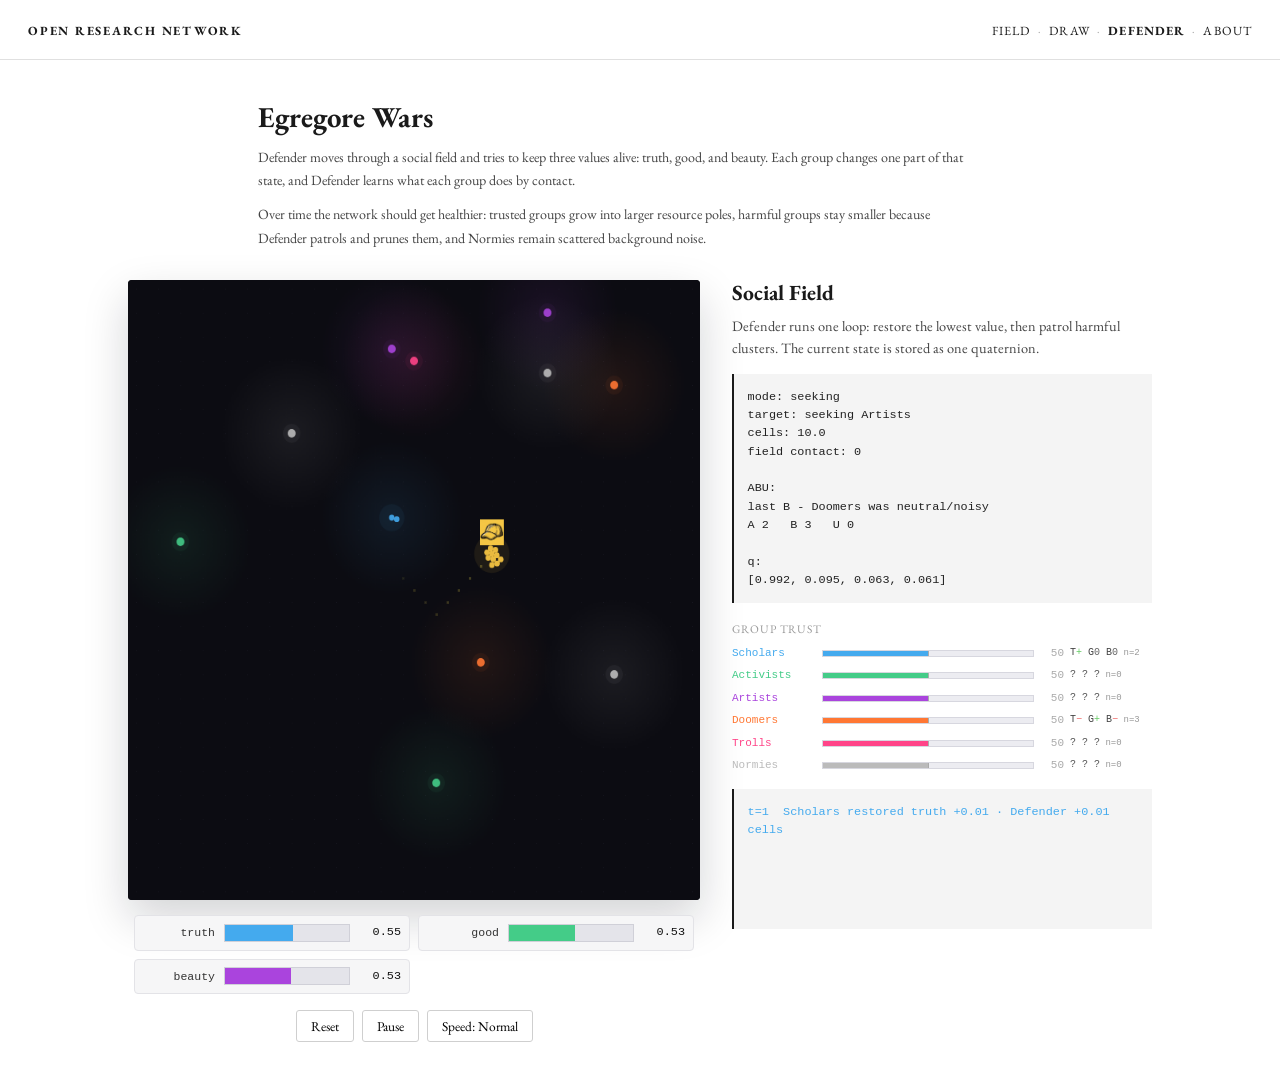
<file: defender-loop.html>
<!DOCTYPE html>
<html lang="en">
<head>
  <meta charset="utf-8" />
  <meta name="viewport" content="width=device-width, initial-scale=1.0" />
  <title>Open Research Network - Defender Patrol</title>
  <link rel="stylesheet" href="styles.css" />
  <style>
    body { background: #fff; }
    .hero {
      max-width: 860px;
      margin: 0 auto;
      padding: 2.5rem 3rem 1.2rem;
    }
    .hero h1 { font-size: 1.8rem; margin: 0 0 0.7rem; }
    .hero p {
      max-width: 720px;
      margin: 0 0 0.65rem;
      color: #444;
      font-size: 0.88rem;
      line-height: 1.68;
    }
    .wrap {
      display: grid;
      grid-template-columns: minmax(320px, 620px) minmax(280px, 420px);
      gap: 2rem;
      align-items: start;
      max-width: 1120px;
      margin: 0 auto;
      padding: 0 3rem 2.2rem;
    }
    #grid {
      width: 620px;
      height: 620px;
      max-width: 100%;
      display: block;
      background: #0b0d16;
      border-radius: 4px;
      box-shadow: 0 18px 45px rgba(10, 18, 28, 0.18), inset 0 0 0 1px rgba(255,255,255,0.06);
      cursor: crosshair;
    }
    .controls {
      display: flex;
      gap: 8px;
      flex-wrap: wrap;
      justify-content: center;
      margin-top: 1rem;
    }
    .btn {
      padding: 6px 14px;
      border: 1px solid #cfcfcf;
      background: white;
      border-radius: 3px;
      cursor: pointer;
      font-size: 0.84rem;
      font-family: inherit;
    }
    .btn:hover {
      color: white;
      background: #1a1a1a;
      border-color: #1a1a1a;
    }
    .meters {
      display: grid;
      grid-template-columns: repeat(2, minmax(0, 1fr));
      gap: 8px;
      margin: 0.9rem auto 0;
      max-width: 560px;
      font-family: "Courier New", Courier, monospace;
      font-size: 0.78rem;
      color: #222;
    }
    .bar-wrap {
      display: grid;
      grid-template-columns: 72px 1fr 42px;
      gap: 9px;
      align-items: center;
      padding: 7px 8px;
      background: #f6f6f7;
      border: 1px solid #e3e3e7;
      border-radius: 4px;
    }
    .bar-label {
      text-align: right;
      font-size: 0.72rem;
      color: #333;
    }
    .bar-bg {
      height: 18px;
      background: #e4e4ea;
      border: 1px solid #d0d0d8;
      overflow: hidden;
    }
    .bar-fill { height: 100%; transition: width 0.1s; }
    .bar-val {
      font-size: 0.74rem;
      text-align: right;
      color: #111;
    }
    .panel h1 { font-size: 1.35rem; margin: 0 0 0.55rem; }
    .panel p { color: #444; font-size: 0.9rem; line-height: 1.55; }
    .readout,
    .eventlog {
      margin-top: 0.9rem;
      padding: 0.85rem;
      background: #f4f4f4;
      border-left: 2px solid #1a1a1a;
      font-family: "Courier New", Courier, monospace;
      font-size: 0.74rem;
      line-height: 1.55;
      white-space: pre-wrap;
      color: #222;
    }
    .eventlog {
      height: 140px;
      overflow-y: auto;
      color: #666;
    }
    .trust-title {
      margin: 1rem 0 0.35rem;
      color: #999;
      font-size: 0.72rem;
      letter-spacing: 0.08em;
      text-transform: uppercase;
    }
    #trust-list {
      display: grid;
      gap: 4px;
      font-family: "Courier New", Courier, monospace;
      font-size: 0.68rem;
    }
    .legend {
      display: grid;
      grid-template-columns: 14px 1fr 14px 1fr;
      gap: 5px 8px;
      align-items: center;
      margin-top: 0.9rem;
      color: #666;
      font-size: 0.78rem;
    }
    .legend .dot {
      width: 11px;
      height: 11px;
      border-radius: 50%;
    }
    @media (max-width: 860px) {
      .hero { padding: 1.5rem 1rem 1rem; }
      .wrap { grid-template-columns: 1fr; padding: 0 1rem 1.5rem; }
      #grid { width: 100%; height: 360px; }
      .meters { grid-template-columns: 1fr; }
    }
  </style>
</head>
<body>
<div id="site-nav-root"></div>
<script src="nav.js"></script>

<div class="hero">
  <h1>Egregore Wars</h1>
  <p>Defender moves through a social field and tries to keep three values alive: truth, good, and beauty. Each group changes one part of that state, and Defender learns what each group does by contact.</p>
  <p>Over time the network should get healthier: trusted groups grow into larger resource poles, harmful groups stay smaller because Defender patrols and prunes them, and Normies remain scattered background noise.</p>
</div>

<main class="wrap">
  <section>
    <canvas id="grid" width="720" height="720"></canvas>
    <div class="meters">
      <div class="bar-wrap">
        <span class="bar-label">truth</span>
        <div class="bar-bg"><div class="bar-fill" id="tbar" style="width:0%;background:#4ae;"></div></div>
        <span class="bar-val" id="tval">0.00</span>
      </div>
      <div class="bar-wrap">
        <span class="bar-label">good</span>
        <div class="bar-bg"><div class="bar-fill" id="gbar" style="width:0%;background:#4c8;"></div></div>
        <span class="bar-val" id="gval">0.00</span>
      </div>
      <div class="bar-wrap">
        <span class="bar-label">beauty</span>
        <div class="bar-bg"><div class="bar-fill" id="bbar" style="width:0%;background:#a4d;"></div></div>
        <span class="bar-val" id="bval">0.00</span>
      </div>
    </div>
    <div class="controls">
      <button class="btn" onclick="reset()">Reset</button>
      <button class="btn" onclick="togglePause()" id="pauseBtn">Pause</button>
      <button class="btn" onclick="toggleSpeed()">Speed: <span id="spd">Normal</span></button>
    </div>
  </section>

  <section class="panel">
    <h1>Social Field</h1>
    <p>Defender runs one loop: restore the lowest value, then patrol harmful clusters. The current state is stored as one quaternion.</p>

    <div id="state-readout" class="readout">loading...</div>

    <div class="trust-title">Group Trust</div>
    <div id="trust-list"></div>


    <div id="eventlog" class="eventlog"></div>

    <span id="tick" hidden>0</span>
    <span id="pos" hidden>(0,0)</span>
    <span id="mass" hidden>1 cells</span>
    <span id="inFields" hidden>0</span>
    <span id="bel" hidden>[1.00, 0.00, 0.00, 0.00]</span>
  </section>
</main>

<script src="defender-loop.js"></script>
</body>
</html>
</file>
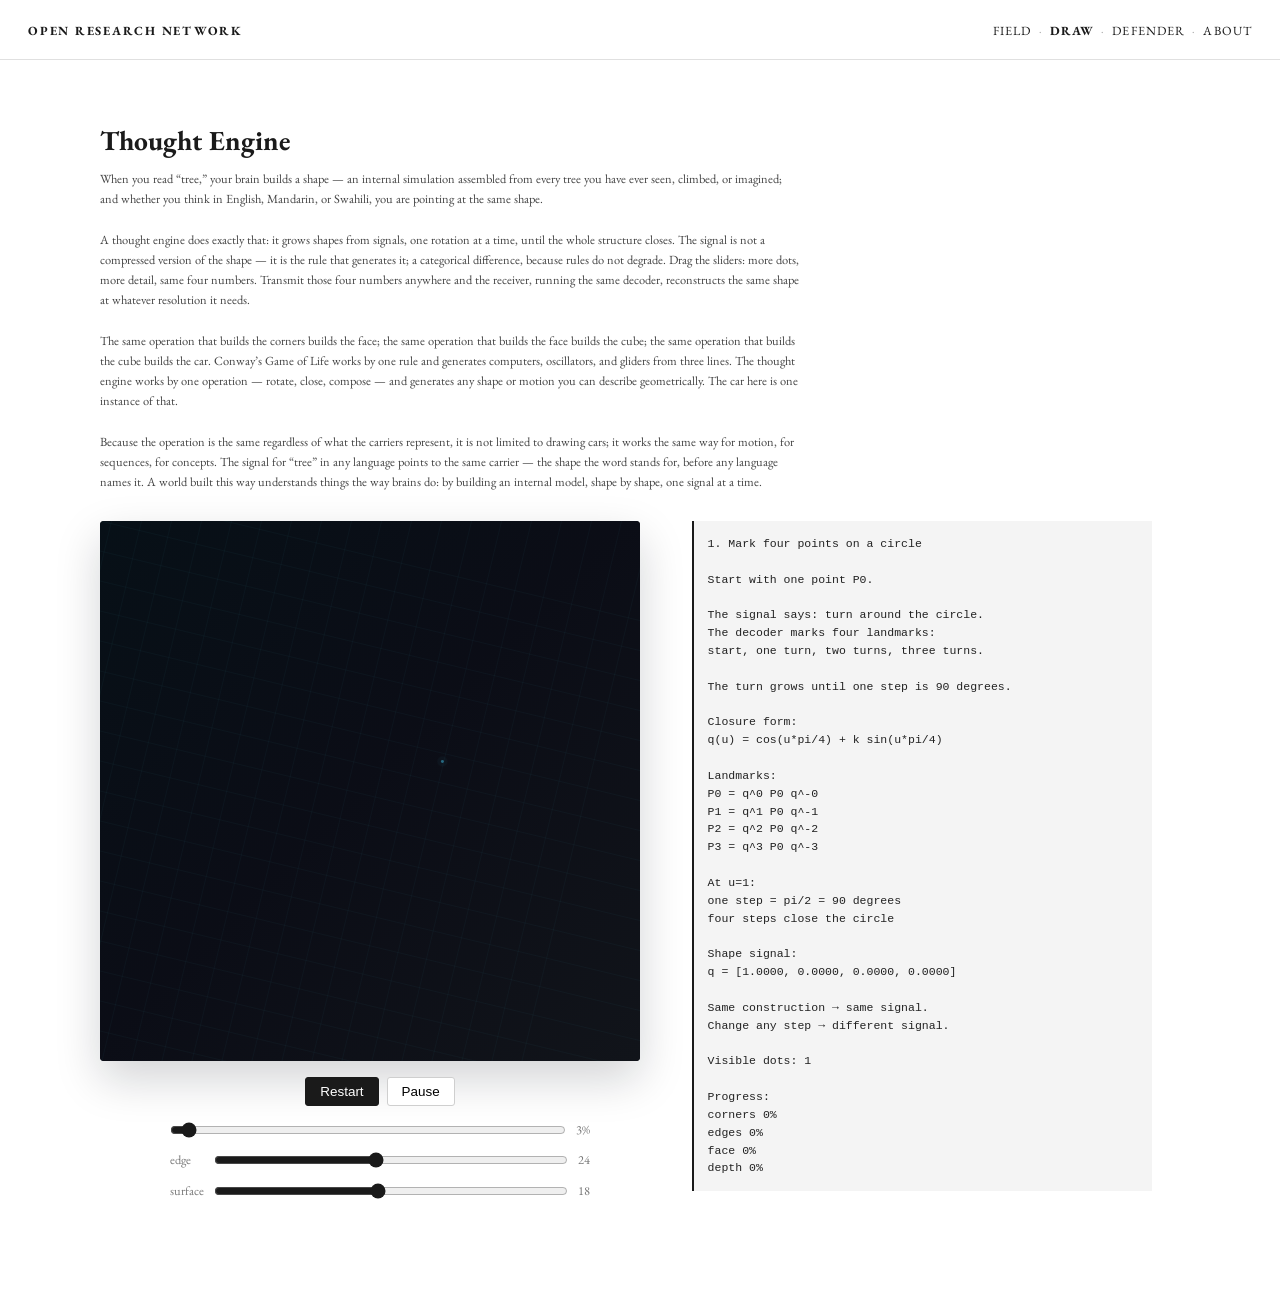
<file: draw.html>
<!DOCTYPE html>
<html lang="en">
<head>
  <meta charset="utf-8" />
  <meta name="viewport" content="width=device-width, initial-scale=1.0" />
  <title>Open Research Network - Drawing With Closure</title>
  <link rel="stylesheet" href="styles.css" />
  <style>
    body { background: #fff; }
    .wrap {
      display: grid;
      grid-template-columns: minmax(320px, 560px) minmax(280px, 460px);
      gap: 2rem;
      align-items: start;
      margin-top: 1.8rem;
    }
    .article {
      max-width: 760px;
    }
    #draw-title {
      font-size: 1.72rem;
      margin-bottom: 0.75rem;
    }
    #draw-desc {
      font-size: 0.78rem;
      line-height: 1.62;
      color: #444;
      max-width: 700px;
    }
    #draw-canvas {
      width: 540px;
      height: 540px;
      max-width: 100%;
      display: block;
      background: #0b0d16;
      border-radius: 4px;
      box-shadow: 0 18px 45px rgba(10, 18, 28, 0.18), inset 0 0 0 1px rgba(255,255,255,0.06);
    }
    .controls {
      display: flex;
      gap: 8px;
      flex-wrap: wrap;
      margin-top: 1rem;
      justify-content: center;
    }
    .timeline {
      display: grid;
      grid-template-columns: 1fr auto;
      gap: 10px;
      align-items: center;
      margin: 0.85rem auto 0;
      max-width: 420px;
      font-size: 0.78rem;
      color: #777;
    }
    .timeline input {
      width: 100%;
      accent-color: #1a1a1a;
    }
    .resolution {
      display: grid;
      grid-template-columns: auto 1fr auto;
      gap: 10px;
      align-items: center;
      margin: 0.55rem auto 0;
      max-width: 420px;
      font-size: 0.78rem;
      color: #777;
    }
    .resolution input {
      width: 100%;
      accent-color: #1a1a1a;
    }
    .btn {
      padding: 6px 14px;
      border: 1px solid #cfcfcf;
      background: white;
      border-radius: 3px;
      cursor: pointer;
      font-size: 0.84rem;
    }
    .btn.active,
    .btn:hover {
      color: white;
      background: #1a1a1a;
      border-color: #1a1a1a;
    }
    .panel h1 { font-size: 1.28rem; margin: 0 0 0.5rem; }
    .panel p { color: #444; font-size: 0.86rem; line-height: 1.5; }
    .readout {
      margin-top: 0;
      padding: 0.85rem;
      background: #f4f4f4;
      border-left: 2px solid #1a1a1a;
      font-family: monospace;
      font-size: 0.72rem;
      line-height: 1.55;
      white-space: pre-wrap;
      color: #222;
    }
    .label {
      margin: 1rem 0 0.35rem;
      font-size: 0.72rem;
      color: #999;
      text-transform: uppercase;
      letter-spacing: 0.08em;
    }
    @media (max-width: 820px) {
      .wrap { grid-template-columns: 1fr; }
      #draw-canvas { width: 100%; height: 360px; }
    }
  </style>
</head>
<body>
<div id="site-nav-root"></div>
<script src="nav.js"></script>

<main>
  <div class="article">
    <h1 id="draw-title">Thought Engine</h1>
    <p id="draw-desc"></p>
  </div>

  <div class="wrap">
  <section>
    <canvas id="draw-canvas"></canvas>
    <div class="controls">
      <button class="btn active" id="restart">Restart</button>
      <button class="btn" id="toggle-play">Pause</button>
    </div>
    <div class="timeline">
      <input id="timeline" type="range" min="0" max="1000" value="0" />
      <span id="timeline-label">0%</span>
    </div>
    <div class="resolution">
      <span>edge</span>
      <input id="edge-resolution" type="range" min="4" max="48" value="24" />
      <span id="edge-resolution-label">24</span>
      <span>surface</span>
      <input id="face-resolution" type="range" min="6" max="32" value="18" />
      <span id="face-resolution-label">18</span>
    </div>
  </section>

  <section class="panel">
    <div id="draw-readout" class="readout">loading...</div>
  </section>
  </div>
</main>

<script src="particle-render.js"></script>
<script src="draw.js"></script>
</body>
</html>
</file>
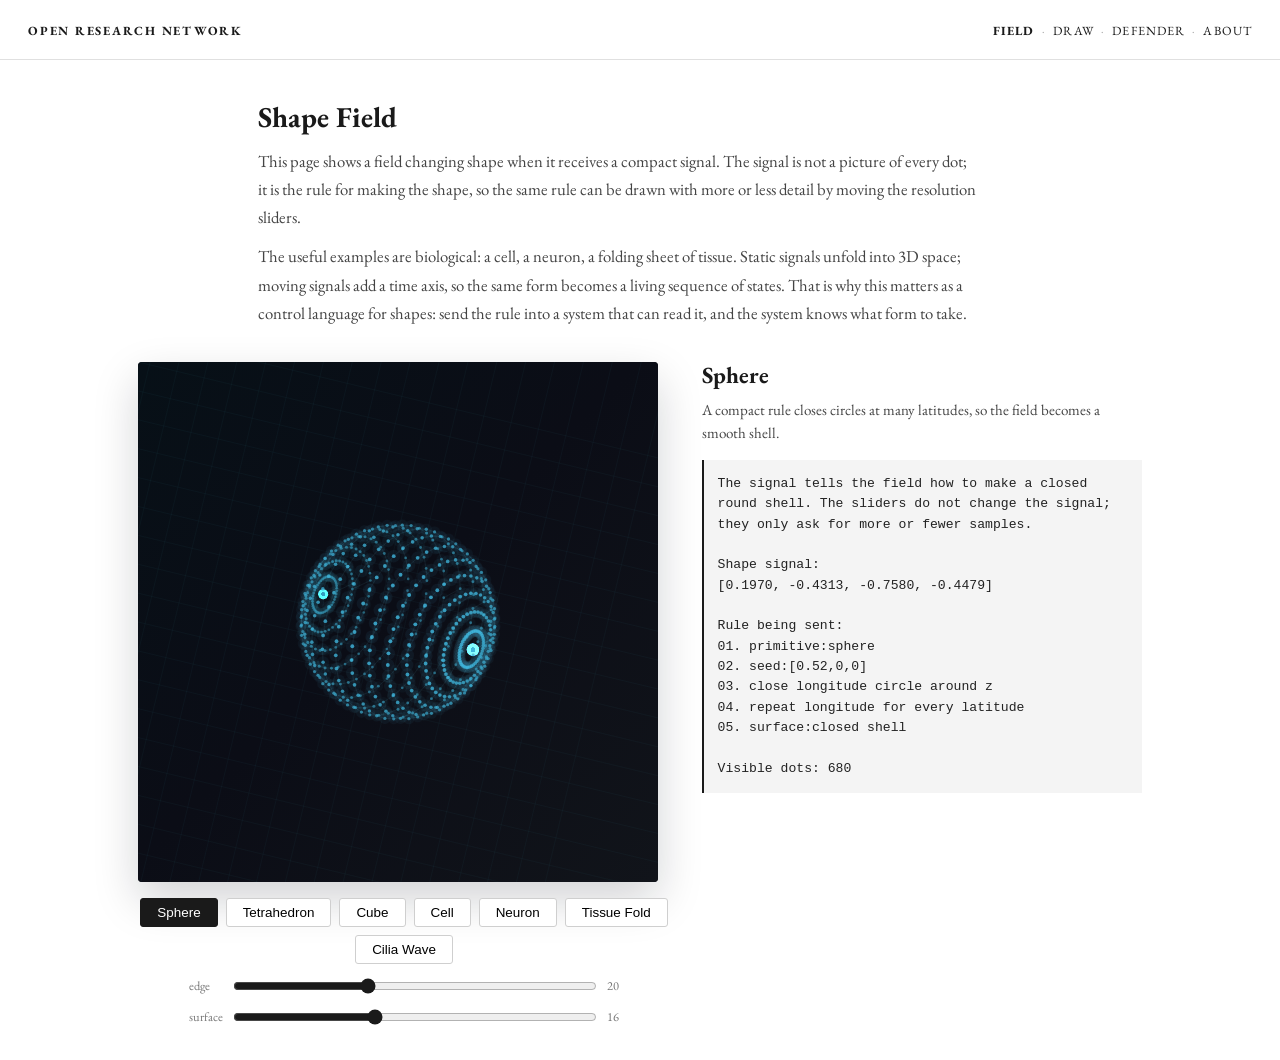
<file: field.html>
<!DOCTYPE html>
<html lang="en">
<head>
  <meta charset="utf-8" />
  <meta name="viewport" content="width=device-width, initial-scale=1.0" />
  <title>Open Research Network — Field</title>
  <link rel="stylesheet" href="styles.css" />
  <style>
    body { background: #fff; }
    .hero {
      max-width: 860px;
      margin: 0 auto;
      padding: 2.5rem 3rem 1.5rem;
    }
    .hero h1 { font-size: 1.8rem; margin: 0 0 0.75rem; }
    .hero p  { font-size: 0.88em; color: #444; line-height: 1.7; margin: 0 0 0.65rem; max-width: 720px; }
    .wrap {
      display: grid;
      grid-template-columns: minmax(320px, 540px) minmax(280px, 440px);
      gap: 2rem;
      align-items: start;
      padding: 0 3rem 2rem;
      max-width: 1100px;
      margin: 0 auto;
    }
    #field-canvas {
      width: 520px;
      height: 520px;
      max-width: 100%;
      display: block;
      background: #0b0d16;
      border-radius: 4px;
      box-shadow: 0 18px 45px rgba(10, 18, 28, 0.18), inset 0 0 0 1px rgba(255,255,255,0.06);
    }
    .controls {
      display: flex;
      gap: 8px;
      flex-wrap: wrap;
      margin-top: 1rem;
      justify-content: center;
    }
    .btn {
      padding: 6px 16px;
      border: 1px solid #cfcfcf;
      background: white;
      border-radius: 3px;
      cursor: pointer;
      font-size: 0.84rem;
    }
    .btn.active,
    .btn:hover {
      color: white;
      background: #1a1a1a;
      border-color: #1a1a1a;
    }
    .resolution {
      display: grid;
      grid-template-columns: auto 1fr auto;
      gap: 10px;
      align-items: center;
      margin: 0.75rem auto 0;
      max-width: 430px;
      font-size: 0.78rem;
      color: #777;
    }
    .resolution input {
      width: 100%;
      accent-color: #1a1a1a;
    }
    .panel h1 { font-size: 1.45rem; margin: 0 0 0.5rem; }
    .panel p { color: #444; font-size: 0.94rem; line-height: 1.55; }
    .readout {
      margin-top: 1rem;
      padding: 0.85rem;
      background: #f4f4f4;
      border-left: 2px solid #1a1a1a;
      font-family: monospace;
      font-size: 0.82rem;
      line-height: 1.55;
      white-space: pre-wrap;
      color: #222;
    }
    .freq-label {
      margin: 1rem 0 0.35rem;
      font-size: 0.72rem;
      color: #999;
      text-transform: uppercase;
      letter-spacing: 0.08em;
    }
    .note {
      margin-top: 1rem;
      padding-top: 1rem;
      border-top: 1px solid #eee;
      color: #888 !important;
      font-size: 0.82rem !important;
    }
    @media (max-width: 820px) {
      .wrap { grid-template-columns: 1fr; padding: 1rem; }
      #field-canvas { width: 100%; height: 360px; }
    }
  </style>
</head>
<body>
<div id="site-nav-root"></div>
<script src="nav.js"></script>

<div class="hero">
  <h1>Shape Field</h1>
  <p>This page shows a field changing shape when it receives a compact signal. The signal is not a picture of every dot; it is the rule for making the shape, so the same rule can be drawn with more or less detail by moving the resolution sliders.</p>
  <p>The useful examples are biological: a cell, a neuron, a folding sheet of tissue. Static signals unfold into 3D space; moving signals add a time axis, so the same form becomes a living sequence of states. That is why this matters as a control language for shapes: send the rule into a system that can read it, and the system knows what form to take.</p>
</div>

<main class="wrap">
  <section>
    <canvas id="field-canvas"></canvas>
    <div class="controls">
      <button class="btn active" data-shape="sphere">Sphere</button>
      <button class="btn" data-shape="tetra">Tetrahedron</button>
      <button class="btn" data-shape="cube">Cube</button>
      <button class="btn" data-shape="cell">Cell</button>
      <button class="btn" data-shape="neuron">Neuron</button>
      <button class="btn" data-shape="tissue">Tissue Fold</button>
      <button class="btn" data-shape="cilia">Cilia Wave</button>
    </div>
    <div class="resolution">
      <span>edge</span>
      <input id="edge-resolution" type="range" min="4" max="48" value="20" />
      <span id="edge-resolution-label">20</span>
      <span>surface</span>
      <input id="face-resolution" type="range" min="6" max="32" value="16" />
      <span id="face-resolution-label">16</span>
    </div>
  </section>

  <section class="panel">
    <h1 id="shape-title">Sphere</h1>
    <p id="shape-desc"></p>
    <div id="readout" class="readout">loading...</div>
  </section>
</main>

<script src="particle-render.js"></script>
<script src="field.js"></script>
</body>
</html>
</file>
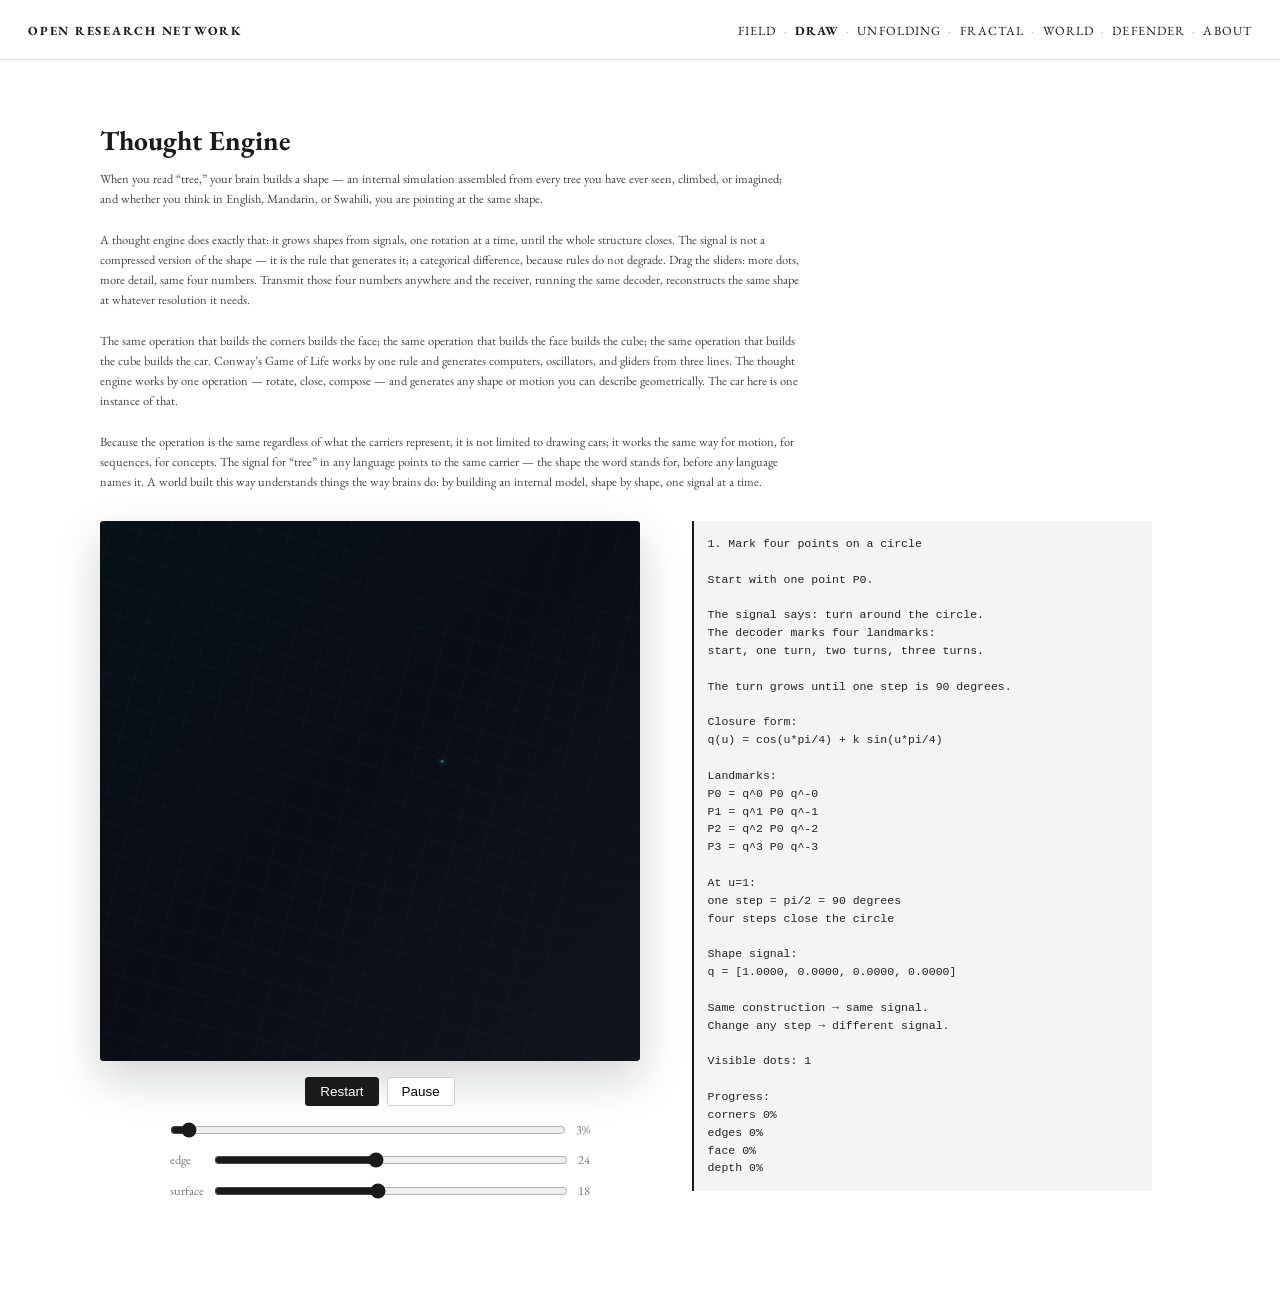
<file: pages/draw.html>
<!DOCTYPE html>
<html lang="en">
<head>
  <meta charset="utf-8" />
  <meta name="viewport" content="width=device-width, initial-scale=1.0" />
  <title>Open Research Network - Drawing With Closure</title>
  <link rel="stylesheet" href="../css/styles.css" />
  <style>
    body { background: #fff; }
    .wrap {
      display: grid;
      grid-template-columns: minmax(320px, 560px) minmax(280px, 460px);
      gap: 2rem;
      align-items: start;
      margin-top: 1.8rem;
    }
    .article {
      max-width: 760px;
    }
    #draw-title {
      font-size: 1.72rem;
      margin-bottom: 0.75rem;
    }
    #draw-desc {
      font-size: 0.78rem;
      line-height: 1.62;
      color: #444;
      max-width: 700px;
    }
    #draw-canvas {
      width: 540px;
      height: 540px;
      max-width: 100%;
      display: block;
      background: #0b0d16;
      border-radius: 4px;
      box-shadow: 0 18px 45px rgba(10, 18, 28, 0.18), inset 0 0 0 1px rgba(255,255,255,0.06);
    }
    .controls {
      display: flex;
      gap: 8px;
      flex-wrap: wrap;
      margin-top: 1rem;
      justify-content: center;
    }
    .timeline {
      display: grid;
      grid-template-columns: 1fr auto;
      gap: 10px;
      align-items: center;
      margin: 0.85rem auto 0;
      max-width: 420px;
      font-size: 0.78rem;
      color: #777;
    }
    .timeline input {
      width: 100%;
      accent-color: #1a1a1a;
    }
    .resolution {
      display: grid;
      grid-template-columns: auto 1fr auto;
      gap: 10px;
      align-items: center;
      margin: 0.55rem auto 0;
      max-width: 420px;
      font-size: 0.78rem;
      color: #777;
    }
    .resolution input {
      width: 100%;
      accent-color: #1a1a1a;
    }
    .btn {
      padding: 6px 14px;
      border: 1px solid #cfcfcf;
      background: white;
      border-radius: 3px;
      cursor: pointer;
      font-size: 0.84rem;
    }
    .btn.active,
    .btn:hover {
      color: white;
      background: #1a1a1a;
      border-color: #1a1a1a;
    }
    .panel h1 { font-size: 1.28rem; margin: 0 0 0.5rem; }
    .panel p { color: #444; font-size: 0.86rem; line-height: 1.5; }
    .readout {
      margin-top: 0;
      padding: 0.85rem;
      background: #f4f4f4;
      border-left: 2px solid #1a1a1a;
      font-family: monospace;
      font-size: 0.72rem;
      line-height: 1.55;
      white-space: pre-wrap;
      color: #222;
    }
    .label {
      margin: 1rem 0 0.35rem;
      font-size: 0.72rem;
      color: #999;
      text-transform: uppercase;
      letter-spacing: 0.08em;
    }
    @media (max-width: 820px) {
      .wrap { grid-template-columns: 1fr; }
      #draw-canvas { width: 100%; height: 360px; }
    }
  </style>
</head>
<body>
<div id="site-nav-root"></div>
<script src="../js/nav.js"></script>

<main>
  <div class="article">
    <h1 id="draw-title">Thought Engine</h1>
    <p id="draw-desc"></p>
  </div>

  <div class="wrap">
  <section>
    <canvas id="draw-canvas"></canvas>
    <div class="controls">
      <button class="btn active" id="restart">Restart</button>
      <button class="btn" id="toggle-play">Pause</button>
    </div>
    <div class="timeline">
      <input id="timeline" type="range" min="0" max="1000" value="0" />
      <span id="timeline-label">0%</span>
    </div>
    <div class="resolution">
      <span>edge</span>
      <input id="edge-resolution" type="range" min="4" max="48" value="24" />
      <span id="edge-resolution-label">24</span>
      <span>surface</span>
      <input id="face-resolution" type="range" min="6" max="32" value="18" />
      <span id="face-resolution-label">18</span>
    </div>
  </section>

  <section class="panel">
    <div id="draw-readout" class="readout">loading...</div>
  </section>
  </div>
</main>

<script src="../js/particle-render.js"></script>
<script src="../js/draw.js"></script>
</body>
</html>
</file>
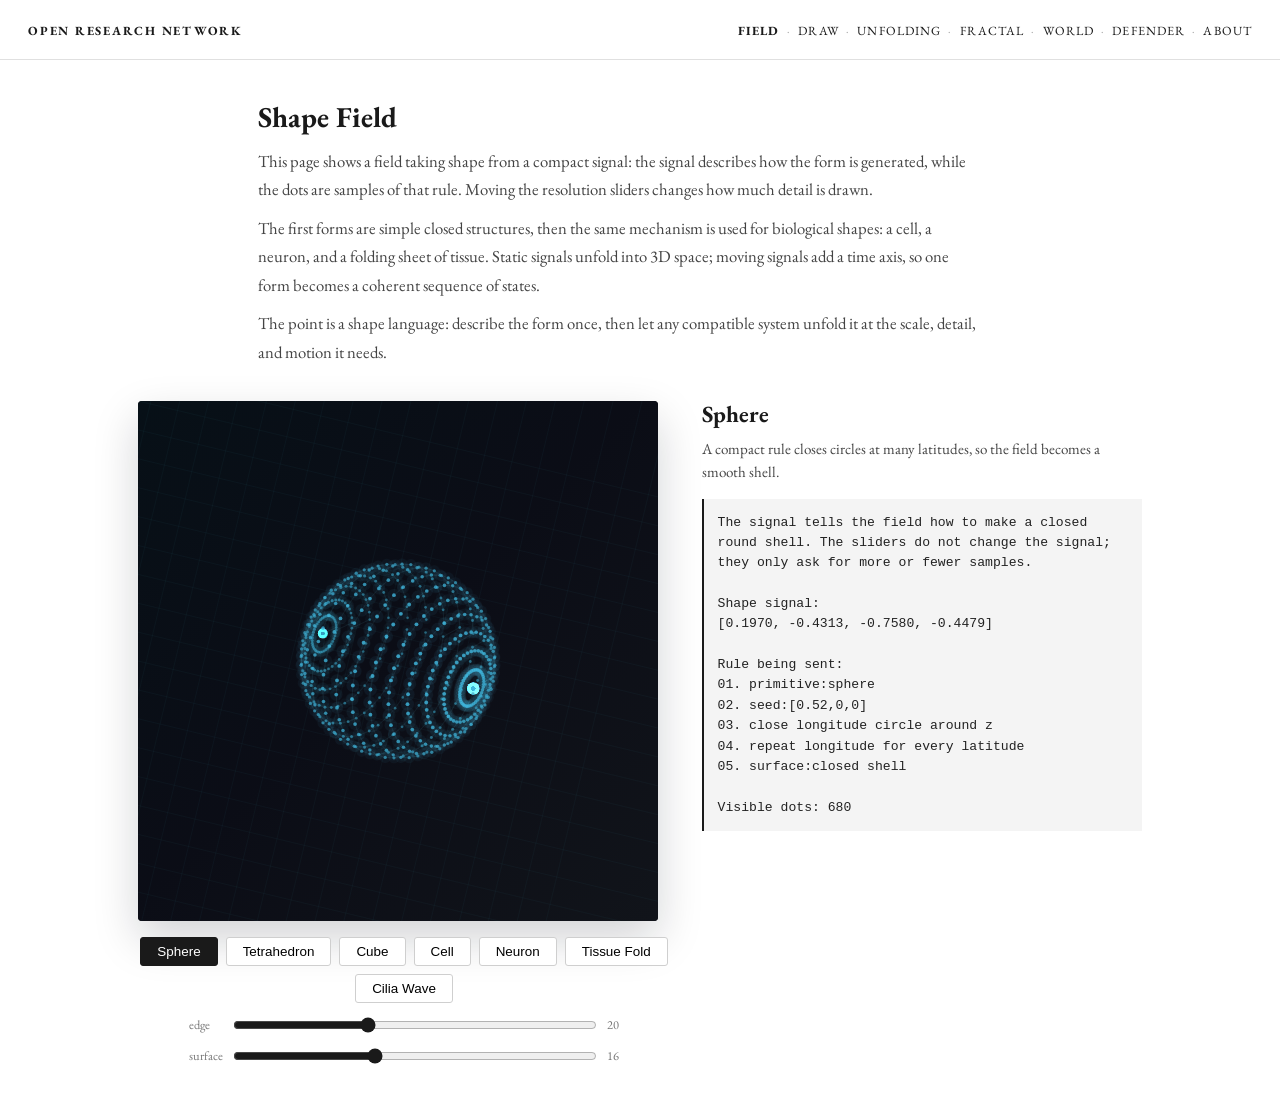
<file: pages/field.html>
<!DOCTYPE html>
<html lang="en">
<head>
  <meta charset="utf-8" />
  <meta name="viewport" content="width=device-width, initial-scale=1.0" />
  <title>Open Research Network — Field</title>
  <link rel="stylesheet" href="../css/styles.css" />
  <style>
    body { background: #fff; }
    .hero {
      max-width: 860px;
      margin: 0 auto;
      padding: 2.5rem 3rem 1.5rem;
    }
    .hero h1 { font-size: 1.8rem; margin: 0 0 0.75rem; }
    .hero p  { font-size: 0.88em; color: #444; line-height: 1.7; margin: 0 0 0.65rem; max-width: 720px; }
    .wrap {
      display: grid;
      grid-template-columns: minmax(320px, 540px) minmax(280px, 440px);
      gap: 2rem;
      align-items: start;
      padding: 0 3rem 2rem;
      max-width: 1100px;
      margin: 0 auto;
    }
    #field-canvas {
      width: 520px;
      height: 520px;
      max-width: 100%;
      display: block;
      background: #0b0d16;
      border-radius: 4px;
      box-shadow: 0 18px 45px rgba(10, 18, 28, 0.18), inset 0 0 0 1px rgba(255,255,255,0.06);
    }
    .controls {
      display: flex;
      gap: 8px;
      flex-wrap: wrap;
      margin-top: 1rem;
      justify-content: center;
    }
    .btn {
      padding: 6px 16px;
      border: 1px solid #cfcfcf;
      background: white;
      border-radius: 3px;
      cursor: pointer;
      font-size: 0.84rem;
    }
    .btn.active,
    .btn:hover {
      color: white;
      background: #1a1a1a;
      border-color: #1a1a1a;
    }
    .resolution {
      display: grid;
      grid-template-columns: auto 1fr auto;
      gap: 10px;
      align-items: center;
      margin: 0.75rem auto 0;
      max-width: 430px;
      font-size: 0.78rem;
      color: #777;
    }
    .resolution input {
      width: 100%;
      accent-color: #1a1a1a;
    }
    .panel h1 { font-size: 1.45rem; margin: 0 0 0.5rem; }
    .panel p { color: #444; font-size: 0.94rem; line-height: 1.55; }
    .readout {
      margin-top: 1rem;
      padding: 0.85rem;
      background: #f4f4f4;
      border-left: 2px solid #1a1a1a;
      font-family: monospace;
      font-size: 0.82rem;
      line-height: 1.55;
      white-space: pre-wrap;
      color: #222;
    }
    .freq-label {
      margin: 1rem 0 0.35rem;
      font-size: 0.72rem;
      color: #999;
      text-transform: uppercase;
      letter-spacing: 0.08em;
    }
    .note {
      margin-top: 1rem;
      padding-top: 1rem;
      border-top: 1px solid #eee;
      color: #888 !important;
      font-size: 0.82rem !important;
    }
    @media (max-width: 820px) {
      .wrap { grid-template-columns: 1fr; padding: 1rem; }
      #field-canvas { width: 100%; height: 360px; }
    }
  </style>
</head>
<body>
<div id="site-nav-root"></div>
<script src="../js/nav.js"></script>

<div class="hero">
  <h1>Shape Field</h1>
  <p>This page shows a field taking shape from a compact signal: the signal describes how the form is generated, while the dots are samples of that rule. Moving the resolution sliders changes how much detail is drawn.</p>
  <p>The first forms are simple closed structures, then the same mechanism is used for biological shapes: a cell, a neuron, and a folding sheet of tissue. Static signals unfold into 3D space; moving signals add a time axis, so one form becomes a coherent sequence of states.</p>
  <p>The point is a shape language: describe the form once, then let any compatible system unfold it at the scale, detail, and motion it needs.</p>
</div>

<main class="wrap">
  <section>
    <canvas id="field-canvas"></canvas>
    <div class="controls">
      <button class="btn active" data-shape="sphere">Sphere</button>
      <button class="btn" data-shape="tetra">Tetrahedron</button>
      <button class="btn" data-shape="cube">Cube</button>
      <button class="btn" data-shape="cell">Cell</button>
      <button class="btn" data-shape="neuron">Neuron</button>
      <button class="btn" data-shape="tissue">Tissue Fold</button>
      <button class="btn" data-shape="cilia">Cilia Wave</button>
    </div>
    <div class="resolution">
      <span>edge</span>
      <input id="edge-resolution" type="range" min="4" max="48" value="20" />
      <span id="edge-resolution-label">20</span>
      <span>surface</span>
      <input id="face-resolution" type="range" min="6" max="32" value="16" />
      <span id="face-resolution-label">16</span>
    </div>
  </section>

  <section class="panel">
    <h1 id="shape-title">Sphere</h1>
    <p id="shape-desc"></p>
    <div id="readout" class="readout">loading...</div>
  </section>
</main>

<script src="../js/particle-render.js"></script>
<script src="../js/field.js"></script>
</body>
</html>
</file>
<file: styles.css>
@import url('https://fonts.googleapis.com/css2?family=EB+Garamond:ital,wght@0,400..800;1,400..800&display=swap');

:root {
  --text:   #1a1a1a;
  --muted:  #555;
  --light:  #aaa;
  --bg:     #fff;
  --max-w:  1080px;
}

* { margin: 0; padding: 0; box-sizing: border-box; }

body {
  font-family: 'EB Garamond', Georgia, 'Times New Roman', serif;
  font-size: 19px;
  line-height: 1.68;
  color: var(--text);
  background: var(--bg);
  padding: 0 28px;
}

/* ─── Navigation ─────────────────────────────────────── */

.site-nav {
  position: sticky;
  top: 0;
  z-index: 10;
  background: var(--bg);
  border-bottom: 1px solid #e0e0e0;
  /* undo body side-padding so the bar spans full width */
  margin-left: -28px;
  margin-right: -28px;
  padding: 20px 28px 18px;
  display: flex;
  align-items: baseline;
  gap: 18px;
  font-size: 12.5px;
  letter-spacing: 0.09em;
  text-transform: uppercase;
}

.nav-mobile-details {
  display: none;
}

.nav-left,
.nav-right {
  display: flex;
  flex-wrap: wrap;
  align-items: baseline;
  gap: 0;
}

.nav-right {
  margin-left: auto;
  justify-content: flex-end;
}

.nav-triad {
  display: inline-flex;
  align-items: center;
  gap: 0.65rem;
  padding: 5px 10px;
  border-radius: 999px;
  border: 1px solid rgba(17, 24, 39, 0.08);
  background: rgba(255, 255, 255, 0.46);
}

.nav-triad .nav-dot {
  opacity: 0.42;
}

.site-nav a {
  color: var(--text);
  text-decoration: none;
}
.site-nav a:hover { text-decoration: underline; }
.site-nav a[aria-current="page"] { font-weight: 700; }
.nav-home { font-weight: 700; letter-spacing: 0.14em; }
.nav-sep  { color: var(--light); margin: 0 11px; font-weight: 300; }
.nav-dot  { color: var(--light); margin: 0 7px; }

.nav-pill {
  display: inline-flex;
  align-items: center;
  border: 1px solid rgba(124, 170, 166, 0.34);
  border-radius: 999px;
  padding: 7px 12px;
  margin-left: 6px;
  letter-spacing: 0.11em;
  background: rgba(239, 246, 245, 0.96);
  box-shadow: 0 0 0 1px rgba(212, 230, 228, 0.32), 0 8px 20px rgba(113, 153, 150, 0.08);
}

.nav-pill:hover {
  border-color: rgba(102, 149, 145, 0.46);
  background: rgba(244, 249, 248, 0.98);
  text-decoration: none;
  box-shadow: 0 0 0 1px rgba(219, 234, 232, 0.34), 0 10px 24px rgba(113, 153, 150, 0.1);
}

.nav-pill[aria-current="page"] {
  background: linear-gradient(180deg, rgba(226, 242, 240, 0.98), rgba(208, 232, 229, 0.98));
  border-color: rgba(108, 150, 146, 0.5);
  color: #335c59;
  font-weight: 700;
  box-shadow: 0 0 0 1px rgba(202, 225, 222, 0.34), 0 10px 24px rgba(113, 153, 150, 0.11);
}

.nav-mobile-summary {
  list-style: none;
  display: flex;
  align-items: center;
  justify-content: space-between;
  gap: 16px;
  cursor: pointer;
  padding: 14px 14px 12px;
  font-size: 11px;
  letter-spacing: 0.1em;
  text-transform: uppercase;
}

.nav-mobile-summary::-webkit-details-marker {
  display: none;
}

.nav-mobile-title {
  font-weight: 700;
  letter-spacing: 0.14em;
}

.nav-mobile-toggle {
  color: var(--muted);
}

.nav-mobile-details[open] .nav-mobile-toggle {
  color: var(--text);
}

.nav-mobile-menu {
  display: grid;
  gap: 2px;
  padding: 0 14px 14px;
  border-top: 1px solid #ececec;
}

.nav-mobile-menu a {
  display: block;
  padding: 10px 0;
  color: var(--text);
  text-decoration: none;
  text-transform: none;
  letter-spacing: 0;
  font-size: 16px;
  border-bottom: 1px solid rgba(0,0,0,0.05);
}

.nav-mobile-menu a:last-child {
  border-bottom: none;
}

.nav-mobile-menu a[aria-current="page"] {
  font-weight: 700;
}

.nav-mobile-accent {
  color: #335c59 !important;
}

/* ─── Page scaffold ───────────────────────────────────── */

main {
  max-width: var(--max-w);
  margin: 64px auto 96px;
}

footer {
  max-width: var(--max-w);
  margin: 0 auto 48px;
  border-top: 1px solid #e8e8e8;
  padding-top: 20px;
  font-size: 13px;
  color: var(--muted);
  display: flex;
  gap: 24px;
  flex-wrap: wrap;
}
footer a { color: var(--muted); }

/* ─── Typography ──────────────────────────────────────── */

h1 { font-size: 2.1em;  font-weight: 700; line-height: 1.2; margin-bottom: 0.7em; }
h2 { font-size: 1.35em; font-weight: 700; margin: 1.9em 0 0.5em; }
h3 { font-size: 1.07em; font-weight: 700; margin: 1.5em 0 0.4em; }

p              { margin-bottom: 0.95em; }
p:last-child   { margin-bottom: 0; }

a             { color: var(--text); }
a:hover       { text-decoration-color: var(--muted); }

.muted        { color: var(--muted); }
.small        { font-size: 0.88em; }
.caption      { font-style: italic; font-size: 0.82em; color: var(--muted); margin-top: 6px; }

code {
  font-family: 'Courier New', Courier, monospace;
  font-size: 0.84em;
  background: #f5f5f5;
  padding: 1px 5px;
  border-radius: 2px;
}

/* ─── Landing split layout ────────────────────────────── */

.split {
  display: grid;
  grid-template-columns: 1fr 1fr;
  gap: 72px;
  align-items: start;
}

/* ─── Article layout (sub-pages) ─────────────────────── */

.article { max-width: 680px; }

/* ─── Stack sections ─────────────────────────────────── */

.stack-block {
  border-top: 1px solid #e0e0e0;
  padding-top: 40px;
  margin-top: 40px;
}
.stack-block:first-of-type { border-top: none; margin-top: 0; padding-top: 0; }

.tag {
  display: inline-block;
  font-size: 11px;
  letter-spacing: 0.1em;
  text-transform: uppercase;
  color: var(--muted);
  border: 1px solid #d0d0d0;
  padding: 2px 9px;
  margin-bottom: 14px;
  font-family: 'Courier New', Courier, monospace;
}

/* ─── Benchmark tables ────────────────────────────────── */

.bench-wrap {
  overflow-x: auto;
  margin: 1.5em 0;
  border: 1px solid #e0e0e0;
  background: #fafafa;
  padding: 18px 20px;
}

.bench {
  font-family: 'Courier New', Courier, monospace;
  font-size: 13px;
  line-height: 1.55;
  border-collapse: collapse;
  width: 100%;
  min-width: 520px;
}

.bench th {
  text-align: left;
  border-bottom: 1px solid #ccc;
  padding: 4px 16px 6px 0;
  font-weight: 600;
  color: var(--muted);
  font-size: 11px;
  letter-spacing: 0.06em;
  text-transform: uppercase;
}

.bench td {
  padding: 3px 16px 3px 0;
  vertical-align: top;
}

.bench td.r   { text-align: right; }
.bench .win   { color: #1a6a1a; }
.bench .excl  { color: #224499; font-style: italic; }
.bench .na    { color: var(--light); }
.bench tr.gap td { padding-top: 10px; border-top: 1px solid #ececec; }

/* ─── Callout block ──────────────────────────────────── */

.callout {
  border-left: 3px solid #1a1a1a;
  padding: 14px 20px;
  margin: 1.6em 0;
  background: #f8f8f8;
}
.callout p { margin-bottom: 0; }

/* ─── Ribbon background (landing page only) ─────────── */

#ribbon-bg {
  position: fixed;
  top: 0; left: 0;
  width: 100vw; height: 100vh;
  z-index: -1;
  pointer-events: none;
}

/* When ribbon is present, body is transparent and content gets frosted backing */
body.has-ribbon {
  background: transparent;
}

body.has-ribbon .site-nav {
  background: var(--bg);
  border-bottom: 1px solid #e0e0e0;
  margin-left: -28px;
  margin-right: -28px;
  padding-left: 28px;
  padding-right: 28px;
}

body.has-ribbon main {
  background: var(--bg);
  padding: 48px 52px;
  border-radius: 3px;
  border: 1px solid #d4d4d4;
}

body.has-ribbon footer {
  background: var(--bg);
  padding: 20px 52px;
  margin-top: -17px;
  border-radius: 0 0 3px 3px;
  border: 1px solid #d4d4d4;
  border-top: none;
}

/* ─── ORI badge (fixed bottom-right, all pages) ──────── */

.ori-badge {
  position: fixed;
  bottom: 22px;
  right: 22px;
  z-index: 200;
  background: var(--bg);
  border: 1px solid #d8d8d8;
  border-radius: 4px;
  padding: 6px 10px 6px 6px;
  display: flex;
  flex-direction: row;
  align-items: center;
  gap: 8px;
  box-shadow: 0 2px 10px rgba(0,0,0,0.07);
  cursor: pointer;
  text-decoration: none;
  color: inherit;
}
.ori-badge-ring {
  width: 72px;
  height: 72px;
  flex-shrink: 0;
  overflow: hidden;
  border-radius: 2px;
}
.ori-badge canvas {
  display: block;
}
.ori-badge-label {
  font-size: 9.5px;
  letter-spacing: 0.09em;
  text-transform: uppercase;
  color: var(--muted);
  line-height: 1.3;
  max-width: 68px;
}

/* ─── About portrait ring ─────────────────────────────── */

.about-portrait-wrap {
  position: relative;
  width: 420px;
  height: 420px;
  margin: 0 auto;
}
.about-portrait-photo {
  position: absolute;
  top: 50%;
  left: 50%;
  transform: translate(-50%, -50%);
  width: 58%;
  height: 58%;
  border-radius: 50%;
  object-fit: cover;
  object-position: 45% 56%;
  display: block;
}
#about-ring-canvas {
  position: absolute;
  top: 0;
  left: 0;
  display: block;
}
@media (max-width: 740px) {
  .about-portrait-wrap { width: 300px; height: 300px; }
}

/* ─── Triptych layout (stack.html) ───────────────────── */

body.has-ribbon.stack-triptych main {
  padding: 0;
  overflow: hidden;
}

/* footer shows below section content */

.triptych {
  display: flex;
  height: 520px;
  gap: 10px;
  padding: 10px;
}

.stack-panel {
  flex: 1;
  position: relative;
  overflow: hidden;
  display: block;
  border: 1px solid #d0d0d0;
  border-radius: 3px;
}
.stack-panel.active {
  flex: 2;
  border-color: #999;
}

.stack-panel canvas {
  display: block;
  width: 100%;
  height: 100%;
}

.stack-panel {
  background: none;
  border: none;
  padding: 0;
  font: inherit;
  cursor: pointer;
  text-align: left;
  opacity: 0.48;
  transition: flex 0.50s cubic-bezier(0.34, 1.20, 0.64, 1),
              opacity 0.35s ease,
              border-color 0.35s ease,
              box-shadow 0.35s ease;
}
.stack-panel.active {
  opacity: 1;
  box-shadow: 0 6px 24px rgba(0,0,0,0.07);
}
.stack-panel:hover:not(.active) {
  opacity: 0.72;
}

/* Ripple on click */
.panel-ripple {
  position: absolute;
  width: 10px;
  height: 10px;
  border-radius: 50%;
  background: rgba(0,0,0,0.06);
  transform: translate(-50%, -50%) scale(0);
  animation: panelRipple 0.55s ease-out forwards;
  pointer-events: none;
  z-index: 10;
}
@keyframes panelRipple {
  to { transform: translate(-50%, -50%) scale(55); opacity: 0; }
}

.panel-label {
  position: absolute;
  bottom: 0; left: 0; right: 0;
  padding: 40px 24px 22px;
  background: linear-gradient(transparent, rgba(255,255,255,0.92));
  pointer-events: none;
  transition: background 0.22s;
}
.stack-panel:hover .panel-label {
  background: linear-gradient(transparent, rgba(255,255,255,0.98));
}

.panel-tag {
  display: block;
  font-size: 10px;
  letter-spacing: 0.14em;
  text-transform: uppercase;
  color: rgba(0,0,0,0.38);
  margin-bottom: 5px;
  font-family: 'Courier New', Courier, monospace;
}

.panel-title {
  display: block;
  font-size: 1.55em;
  font-weight: 600;
  color: rgba(0,0,0,0.82);
  line-height: 1.15;
  margin-bottom: 5px;
}

.panel-sub {
  display: block;
  font-size: 0.79em;
  color: rgba(0,0,0,0.28);
  font-style: italic;
  transition: color 0.22s;
}
.stack-panel:hover .panel-sub,
.stack-panel.active .panel-sub { color: rgba(0,0,0,0.50); }

/* ── Content sections — revealed on panel click ──────── */

.stack-section {
  display: none;
  padding: 36px 52px 48px;
  max-width: none;
  border-top: 1px solid #e4e4e4;
}
.stack-section.active {
  display: block;
  animation: sectionReveal 0.28s ease;
}
@keyframes sectionReveal {
  from { opacity: 0; transform: translateY(8px); }
  to   { opacity: 1; transform: translateY(0); }
}
.stack-section h2 { margin-top: 0.4em; }
.stack-section > .tag { margin-top: 0; }

/* ─── Stack sub-page nav (verification / storage / learning) */

.stack-subnav {
  font-size: 11px;
  letter-spacing: 0.09em;
  text-transform: uppercase;
  color: var(--muted);
  margin-bottom: 2.2em;
  display: flex;
  flex-wrap: wrap;
  align-items: baseline;
  gap: 0;
}
.stack-subnav a {
  color: var(--muted);
  text-decoration: none;
}
.stack-subnav a:hover { text-decoration: underline; }
.stack-subnav a[aria-current="page"] { color: var(--text); font-weight: 700; }
.stack-subnav .nav-dot { margin: 0 7px; color: var(--light); }

/* ─── Responsive ─────────────────────────────────────── */

@media (max-width: 980px) {
  body {
    font-size: 17px;
    padding: 0 18px;
  }

  .site-nav {
    position: static;
    align-items: flex-start;
    gap: 10px 14px;
    font-size: 11px;
    margin-left: -18px;
    margin-right: -18px;
    padding: 16px 18px 14px;
  }

  body.has-ribbon main {
    border-radius: 0;
    border-left: none;
    border-right: none;
  }

  body.has-ribbon .site-nav {
    margin-left: -18px;
    margin-right: -18px;
    padding-left: 18px;
    padding-right: 18px;
  }

  main {
    margin: 34px auto 72px;
  }

  body.has-ribbon main {
    padding: 28px 22px;
  }

  .split {
    grid-template-columns: 1fr;
    gap: 34px;
  }

  .triptych {
    flex-direction: column;
    height: auto;
    gap: 12px;
    padding: 12px;
  }

  .stack-panel,
  .stack-panel.active {
    flex: none;
    min-height: 180px;
  }

  .stack-panel.active {
    min-height: 240px;
  }

  .stack-section {
    padding: 28px 22px 34px;
  }

  .site-nav .nav-left,
  .site-nav .nav-right {
    width: 100%;
  }

  .nav-right {
    margin-left: 0;
    padding-top: 4px;
    justify-content: flex-start;
  }

  .nav-sep {
    margin: 0 8px;
  }

  .nav-dot {
    margin: 0 5px;
  }

  .nav-triad {
    flex-wrap: wrap;
    row-gap: 0.35rem;
    padding: 6px 9px;
  }

  .ori-badge {
    display: none;
  }

  .bench {
    font-size: 12px;
  }

  .about-portrait-wrap {
    width: min(320px, 86vw);
    height: min(320px, 86vw);
  }
}

@media (max-width: 740px) {
  body {
    font-size: 16px;
    padding: 0 14px;
  }

  h1 {
    font-size: 1.82em;
    line-height: 1.12;
  }

  h2 {
    font-size: 1.22em;
  }

  h3 {
    font-size: 1.02em;
  }

  .site-nav {
    margin-left: -14px;
    margin-right: -14px;
    padding: 10px 14px;
    font-size: 10.5px;
    letter-spacing: 0.07em;
  }

  body.has-ribbon .site-nav {
    margin-left: -14px;
    margin-right: -14px;
    padding-left: 14px;
    padding-right: 14px;
  }

  body.has-ribbon main {
    padding: 22px 16px;
  }

  .tag {
    font-size: 10px;
    padding: 2px 7px;
  }

  .nav-mobile-details {
    display: block;
    width: 100%;
    border: 1px solid #e0e0e0;
    border-radius: 16px;
    background: rgba(255,255,255,0.96);
    box-shadow: 0 10px 26px rgba(16, 22, 32, 0.06);
    margin-bottom: 10px;
  }

  .nav-left,
  .nav-right {
    display: none;
  }

  .article {
    max-width: none;
  }

  .stack-subnav {
    gap: 4px 0;
    font-size: 10px;
  }

  .callout {
    padding: 12px 14px;
  }

  .bench-wrap {
    margin: 1.1em 0;
    padding: 14px 14px;
  }

  .piece-source {
    font-size: 12px;
    line-height: 1.48;
  }

  .gallery-card {
    padding: 16px 14px;
    border-radius: 14px;
  }

  .gallery-stage {
    order: -1;
  }

  .gallery-canvas {
    min-height: 280px;
  }

  .gallery-legend {
    gap: 8px 12px;
    font-size: 10px;
  }

  .metric-grid {
    grid-template-columns: 1fr 1fr;
  }

  .metric-grid > div {
    padding: 10px 11px;
  }

  .metric-grid strong {
    font-size: 1.12em;
  }

  .supporting-deck {
    margin-top: 1.6em;
  }

  .supporting-text h2 {
    font-size: 1.68em;
  }

  .supporting-authors,
  .supporting-abstract,
  .supporting-relation-copy {
    font-size: 0.96em;
  }

  .supporting-visual {
    padding: 0 0 12px;
  }

  .slide-arrow {
    width: 42px;
    height: 42px;
    font-size: 18px;
  }

  .supporting-dots {
    margin-top: 14px;
    gap: 8px;
  }

  .supporting-arxiv-link {
    font-size: 12px;
  }

  .article table {
    display: block;
    width: 100%;
    overflow-x: auto;
  }

  .article code,
  .piece-source,
  .bench {
    overflow-wrap: anywhere;
    word-break: break-word;
  }
}

@media (max-width: 560px) {
  .nav-mobile-summary {
    padding: 12px 12px 10px;
    font-size: 10.5px;
  }

  .nav-mobile-menu {
    padding: 0 12px 12px;
  }

  .nav-mobile-menu a {
    font-size: 15px;
    padding: 9px 0;
  }

  .stack-panel,
  .stack-panel.active {
    min-height: 160px;
  }

  .stack-panel.active {
    min-height: 208px;
  }

  .panel-label {
    padding: 26px 16px 16px;
  }

  .panel-title {
    font-size: 1.28em;
  }

  .stack-section {
    padding: 22px 16px 28px;
  }

  .metric-grid {
    grid-template-columns: 1fr;
  }

  .gallery-canvas {
    min-height: 240px;
  }
}

/* ─── Seeing Code ─────────────────────────────────────── */

.seeing-gallery {
  display: grid;
  grid-template-columns: repeat(2, minmax(0, 1fr));
  gap: 14px;
  margin: 1.5em 0 1.0em;
}

.seeing-card {
  appearance: none;
  text-align: left;
  border: 1px solid #e1e1e1;
  border-radius: 14px;
  background: rgba(255,255,255,0.9);
  padding: 16px 16px 14px;
  cursor: pointer;
  transition: border-color 150ms ease, box-shadow 150ms ease, background 150ms ease;
  box-shadow: 0 8px 20px rgba(16, 22, 32, 0.04);
}

.seeing-card:hover {
  border-color: #bfcfe8;
  box-shadow: 0 12px 28px rgba(16, 22, 32, 0.06);
}

.seeing-card.active {
  border-color: rgba(124, 170, 166, 0.42);
  background: linear-gradient(180deg, rgba(248, 252, 251, 0.98), rgba(242, 248, 247, 0.98));
  box-shadow: 0 12px 28px rgba(113, 153, 150, 0.08);
}

.seeing-card-title {
  display: block;
  font-size: 1.25em;
  line-height: 1.16;
  font-weight: 700;
  margin-bottom: 6px;
}

.seeing-card-copy {
  display: block;
  font-size: 0.92em;
  line-height: 1.5;
  color: var(--muted);
}

.gallery-hero {
  display: grid;
  grid-template-columns: minmax(280px, 0.92fr) minmax(360px, 1.25fr);
  gap: 28px;
  align-items: start;
  margin-top: 2em;
}

.piece-source {
  margin: 1em 0 0.8em;
  padding: 0;
  border: none;
  background: transparent;
  color: #4a4a4a;
  font-size: 13px;
  line-height: 1.55;
  overflow-x: auto;
}

.gallery-grid {
  margin-top: 28px;
  display: grid;
  grid-template-columns: repeat(2, minmax(0, 1fr));
  gap: 22px;
}

.gallery-card {
  background: rgba(255,255,255,0.9);
  border: 1px solid #e2e2e2;
  border-radius: 16px;
  padding: 22px 22px 20px;
  box-shadow: 0 10px 24px rgba(16, 22, 32, 0.04);
}

.gallery-card h2,
.gallery-card h3 {
  margin-top: 0.2em;
}

.gallery-copy p:last-of-type {
  margin-bottom: 0;
}

.gallery-stage {
  display: flex;
  flex-direction: column;
  gap: 10px;
}

.gallery-canvas {
  width: 100%;
  height: auto;
  display: block;
  border-radius: 16px;
  border: 1px solid #e0e0e0;
  background: linear-gradient(180deg, rgba(255,255,255,0.95), rgba(244,246,249,0.98));
}

.gallery-legend {
  display: flex;
  flex-wrap: wrap;
  gap: 14px;
  font-size: 12px;
  letter-spacing: 0.04em;
  text-transform: uppercase;
  color: var(--muted);
}

.legend-chip {
  width: 12px;
  height: 12px;
  border-radius: 999px;
  display: inline-block;
  margin-right: 6px;
  vertical-align: -1px;
}

.chip-query { background: #1552b4; }
.chip-hit { background: #2d8cff; }
.chip-value { background: #d67518; }
.chip-closure { background: #359a66; }

.metric-grid {
  display: grid;
  grid-template-columns: repeat(2, minmax(0, 1fr));
  gap: 12px;
  margin: 1.35em 0 1.1em;
}

.metric-grid > div {
  padding: 12px 14px;
  border-radius: 10px;
  border: 1px solid #ececec;
  background: rgba(250,250,250,0.78);
}

.metric-label {
  display: block;
  font-size: 11px;
  letter-spacing: 0.08em;
  text-transform: uppercase;
  color: var(--muted);
  margin-bottom: 6px;
  font-family: 'Courier New', Courier, monospace;
}

.metric-grid strong {
  font-size: 1.3em;
  font-weight: 700;
}

@media (max-width: 980px) {
  .seeing-gallery,
  .gallery-hero,
  .gallery-grid {
    grid-template-columns: 1fr;
  }

  .gallery-card {
    padding: 20px 18px;
  }
}

@media (max-width: 680px) {
  .metric-grid {
    grid-template-columns: 1fr;
  }

  .gallery-legend {
    gap: 10px;
    font-size: 11px;
  }
}

/* ─── Supporting Models ───────────────────────────────── */

.supporting-viewer {
  margin-top: 2em;
  padding: 28px 28px 26px;
}

.supporting-toolbar {
  display: flex;
  justify-content: space-between;
  align-items: center;
  gap: 18px;
  margin-bottom: 24px;
}

.supporting-counter {
  font-size: 13px;
  letter-spacing: 0.08em;
  text-transform: uppercase;
  color: var(--muted);
}

.supporting-actions {
  display: flex;
  gap: 10px;
}

.supporting-nav {
  appearance: none;
  border: 1px solid #d7d7d7;
  background: rgba(255,255,255,0.92);
  color: var(--text);
  border-radius: 999px;
  padding: 9px 15px;
  font: inherit;
  font-size: 13px;
  letter-spacing: 0.08em;
  text-transform: uppercase;
  cursor: pointer;
  transition: all 120ms ease;
}

.supporting-nav:hover:not(:disabled) {
  border-color: #9fb8e6;
  color: #1a1a1a;
}

.supporting-nav:disabled {
  opacity: 0.42;
  cursor: default;
}

.supporting-grid {
  display: grid;
  grid-template-columns: minmax(290px, 0.95fr) minmax(360px, 1.15fr);
  gap: 28px;
  align-items: start;
}

.supporting-copy h2 {
  margin-top: 0.15em;
  margin-bottom: 0.35em;
}

.supporting-authors {
  margin-bottom: 1em;
}

.supporting-links {
  display: flex;
  gap: 12px;
  flex-wrap: wrap;
  margin-bottom: 1.2em;
}

.supporting-links a {
  text-decoration: none;
  border: 1px solid #d7d7d7;
  border-radius: 999px;
  padding: 7px 12px;
  font-size: 13px;
  letter-spacing: 0.06em;
  text-transform: uppercase;
  background: rgba(255,255,255,0.86);
}

.supporting-links a:hover {
  border-color: #9fb8e6;
}

.supporting-block {
  padding: 16px 18px;
  border-radius: 16px;
  border: 1px solid #e2e2e2;
  background: rgba(249,249,249,0.96);
  margin-bottom: 12px;
}

.supporting-block p:last-child {
  margin-bottom: 0;
}

.supporting-relation {
  background: linear-gradient(180deg, rgba(248,249,252,0.98), rgba(244,247,253,0.98));
}

.supporting-stage {
  display: flex;
  flex-direction: column;
}

.supporting-canvas-frame {
  background: linear-gradient(180deg, #fbfbfb, #f3f4f7);
  border: 1px solid #d9d9d9;
  border-radius: 22px;
  padding: 22px;
  box-shadow: inset 0 0 0 1px rgba(255,255,255,0.55);
}

.supporting-image {
  width: 100%;
  height: auto;
  display: block;
  border-radius: 12px;
  border: 1px solid #e0e0e0;
  background: #fff;
  box-shadow: 0 18px 38px rgba(17, 24, 39, 0.08);
}

@media (max-width: 980px) {
  .supporting-grid {
    grid-template-columns: 1fr;
  }
}

@media (max-width: 680px) {
  .supporting-toolbar {
    flex-direction: column;
    align-items: flex-start;
  }

  .supporting-viewer {
    padding: 20px 18px;
  }
}

/* ─── Supporting Models Refresh ──────────────────────── */

.supporting-intro {
  max-width: 950px;
}

.supporting-deck {
  margin-top: 2.3em;
}

.supporting-scene {
  display: grid;
  grid-template-columns: minmax(290px, 0.94fr) minmax(400px, 1.18fr);
  gap: 44px;
  align-items: center;
}

.supporting-text,
.supporting-visual {
  transition: opacity 180ms ease, transform 180ms ease, filter 180ms ease;
  will-change: opacity, transform, filter;
}

.supporting-deck.is-leaving .supporting-text,
.supporting-deck.is-leaving .supporting-visual {
  opacity: 0;
  transform: translateY(18px);
  filter: blur(4px);
}

.supporting-deck.is-entering .supporting-text,
.supporting-deck.is-entering .supporting-visual {
  opacity: 0;
  transform: translateY(14px);
  filter: blur(4px);
}

.supporting-deck.is-entering.is-entering-active .supporting-text,
.supporting-deck.is-entering.is-entering-active .supporting-visual {
  opacity: 1;
  transform: translateY(0);
  filter: blur(0);
  transition: opacity 340ms ease, transform 340ms cubic-bezier(0.22, 1, 0.36, 1), filter 340ms ease;
}

.supporting-kicker-row {
  display: flex;
  justify-content: space-between;
  align-items: center;
  gap: 18px;
  margin-bottom: 1.1em;
}

.supporting-counter {
  font-size: 12px;
  letter-spacing: 0.12em;
  text-transform: uppercase;
  color: var(--muted);
  font-family: 'Courier New', Courier, monospace;
}

.supporting-text h2 {
  font-size: clamp(1.55em, 2.8vw, 2.3em);
  line-height: 1.12;
  margin: 0 0 0.42em;
  max-width: 16ch;
}

.supporting-authors {
  color: var(--muted);
  font-size: 0.98em;
  margin-bottom: 1.3em;
}

.supporting-abstract {
  font-size: 1.05em;
  line-height: 1.62;
  max-width: 33em;
}

.supporting-rule {
  width: 88px;
  height: 1px;
  background: #d9d9d9;
  margin: 1.6em 0 1.2em;
}

.supporting-relation-head {
  font-size: 12px;
  letter-spacing: 0.12em;
  text-transform: uppercase;
  color: var(--muted);
  font-family: 'Courier New', Courier, monospace;
  margin-bottom: 0.8em;
}

.supporting-relation-copy {
  max-width: 33em;
  font-size: 0.98em;
  line-height: 1.72;
  margin-bottom: 1.4em;
}

.supporting-arxiv-link {
  display: inline-flex;
  align-items: center;
  gap: 8px;
  text-decoration: none;
  font-size: 13px;
  letter-spacing: 0.12em;
  text-transform: uppercase;
  color: var(--text);
  padding-bottom: 4px;
  border-bottom: 1px solid #cfcfcf;
}

.supporting-arxiv-link::after {
  content: '\2197';
  font-size: 14px;
}

.supporting-arxiv-link:hover {
  border-bottom-color: #1a1a1a;
}

.supporting-visual {
  position: relative;
  padding: 12px 36px 28px;
}

.supporting-poster-link {
  display: block;
  text-decoration: none;
}

.supporting-image {
  width: 100%;
  height: auto;
  display: block;
  background: #fff;
  border-radius: 20px;
  border: 1px solid rgba(210, 210, 210, 0.95);
  box-shadow:
    0 22px 44px rgba(17, 24, 39, 0.08),
    0 2px 0 rgba(255,255,255,0.82) inset;
}

.slide-arrow {
  position: absolute;
  top: 50%;
  transform: translateY(-58%);
  width: 52px;
  height: 52px;
  border-radius: 999px;
  border: 1px solid rgba(207, 207, 207, 0.92);
  background: rgba(255,255,255,0.9);
  backdrop-filter: blur(12px);
  color: var(--text);
  font: inherit;
  font-size: 22px;
  cursor: pointer;
  transition: transform 160ms ease, border-color 160ms ease, background 160ms ease, opacity 160ms ease;
  z-index: 2;
}

.slide-arrow:hover:not(:disabled) {
  transform: translateY(-58%) scale(1.04);
  border-color: #9fb8e6;
  background: rgba(255,255,255,0.98);
}

.slide-arrow:disabled {
  opacity: 0.3;
  cursor: default;
}

.slide-arrow-prev { left: -2px; }
.slide-arrow-next { right: -2px; }

.supporting-dots {
  display: flex;
  justify-content: center;
  gap: 10px;
  margin-top: 20px;
}

.supporting-dot {
  width: 11px;
  height: 11px;
  border-radius: 999px;
  border: none;
  background: rgba(155, 162, 176, 0.36);
  cursor: pointer;
  transition: transform 160ms ease, background 160ms ease;
}

.supporting-dot:hover {
  background: rgba(72, 103, 177, 0.5);
}

.supporting-dot.active {
  background: #315db7;
  transform: scale(1.2);
}

@media (max-width: 980px) {
  .supporting-scene {
    grid-template-columns: 1fr;
    gap: 26px;
  }

  .supporting-text h2 {
    max-width: none;
  }

  .supporting-visual {
    order: -1;
    padding: 6px 20px 20px;
  }

  .slide-arrow-prev { left: -4px; }
  .slide-arrow-next { right: -4px; }
}

@media (max-width: 680px) {
  .supporting-kicker-row {
    align-items: flex-start;
    flex-direction: column;
    gap: 10px;
  }

  .supporting-text h2 {
    font-size: 2.15em;
  }

  .supporting-abstract,
  .supporting-relation-copy {
    font-size: 1em;
  }

  .supporting-visual {
    padding: 0 10px 18px;
  }

  .slide-arrow {
    width: 46px;
    height: 46px;
    font-size: 19px;
  }
}

/* ─── Project placeholder ─────────────────────────────── */

.project-placeholder {
  width: 100%;
  aspect-ratio: 4 / 3;
  background: linear-gradient(180deg, #f9f8f5, #f0ede6);
  border-radius: 20px;
  border: 1px solid rgba(210, 210, 210, 0.95);
  box-shadow:
    0 22px 44px rgba(17, 24, 39, 0.08),
    0 2px 0 rgba(255,255,255,0.82) inset;
  display: flex;
  align-items: center;
  justify-content: center;
}

.placeholder-num {
  font-size: clamp(4em, 10vw, 7em);
  font-weight: 700;
  color: rgba(0, 0, 0, 0.07);
  font-family: 'EB Garamond', Georgia, serif;
  line-height: 1;
  user-select: none;
}

/* ─── Endorse ─────────────────────────────────────────── */

.endorse-row {
  display: flex;
  align-items: center;
  gap: 16px;
  margin-top: 1.8em;
}

.endorse-btn {
  appearance: none;
  border: 1px solid #1a1a1a;
  background: #1a1a1a;
  color: #fff;
  border-radius: 999px;
  padding: 11px 28px;
  font: inherit;
  font-size: 13px;
  letter-spacing: 0.14em;
  text-transform: uppercase;
  cursor: pointer;
  transition: background 140ms ease, border-color 140ms ease;
}

.endorse-btn:hover:not(:disabled) {
  background: #333;
  border-color: #333;
}

.endorse-btn:disabled {
  opacity: 0.52;
  cursor: default;
}

.endorse-count {
  font-size: 12px;
  letter-spacing: 0.1em;
  text-transform: uppercase;
  color: var(--muted);
  font-family: 'Courier New', Courier, monospace;
}
</file>
<file: css/styles.css>
@import url('https://fonts.googleapis.com/css2?family=EB+Garamond:ital,wght@0,400..800;1,400..800&display=swap');

:root {
  --text:   #1a1a1a;
  --muted:  #555;
  --light:  #aaa;
  --bg:     #fff;
  --max-w:  1080px;
}

* { margin: 0; padding: 0; box-sizing: border-box; }

body {
  font-family: 'EB Garamond', Georgia, 'Times New Roman', serif;
  font-size: 19px;
  line-height: 1.68;
  color: var(--text);
  background: var(--bg);
  padding: 0 28px;
}

/* ─── Navigation ─────────────────────────────────────── */

.site-nav {
  position: sticky;
  top: 0;
  z-index: 10;
  background: var(--bg);
  border-bottom: 1px solid #e0e0e0;
  /* undo body side-padding so the bar spans full width */
  margin-left: -28px;
  margin-right: -28px;
  padding: 20px 28px 18px;
  display: flex;
  align-items: baseline;
  gap: 18px;
  font-size: 12.5px;
  letter-spacing: 0.09em;
  text-transform: uppercase;
}

.nav-mobile-details {
  display: none;
}

.nav-left,
.nav-right {
  display: flex;
  flex-wrap: wrap;
  align-items: baseline;
  gap: 0;
}

.nav-right {
  margin-left: auto;
  justify-content: flex-end;
}

.nav-triad {
  display: inline-flex;
  align-items: center;
  gap: 0.65rem;
  padding: 5px 10px;
  border-radius: 999px;
  border: 1px solid rgba(17, 24, 39, 0.08);
  background: rgba(255, 255, 255, 0.46);
}

.nav-triad .nav-dot {
  opacity: 0.42;
}

.site-nav a {
  color: var(--text);
  text-decoration: none;
}
.site-nav a:hover { text-decoration: underline; }
.site-nav a[aria-current="page"] { font-weight: 700; }
.nav-home { font-weight: 700; letter-spacing: 0.14em; }
.nav-sep  { color: var(--light); margin: 0 11px; font-weight: 300; }
.nav-dot  { color: var(--light); margin: 0 7px; }

.nav-pill {
  display: inline-flex;
  align-items: center;
  border: 1px solid rgba(124, 170, 166, 0.34);
  border-radius: 999px;
  padding: 7px 12px;
  margin-left: 6px;
  letter-spacing: 0.11em;
  background: rgba(239, 246, 245, 0.96);
  box-shadow: 0 0 0 1px rgba(212, 230, 228, 0.32), 0 8px 20px rgba(113, 153, 150, 0.08);
}

.nav-pill:hover {
  border-color: rgba(102, 149, 145, 0.46);
  background: rgba(244, 249, 248, 0.98);
  text-decoration: none;
  box-shadow: 0 0 0 1px rgba(219, 234, 232, 0.34), 0 10px 24px rgba(113, 153, 150, 0.1);
}

.nav-pill[aria-current="page"] {
  background: linear-gradient(180deg, rgba(226, 242, 240, 0.98), rgba(208, 232, 229, 0.98));
  border-color: rgba(108, 150, 146, 0.5);
  color: #335c59;
  font-weight: 700;
  box-shadow: 0 0 0 1px rgba(202, 225, 222, 0.34), 0 10px 24px rgba(113, 153, 150, 0.11);
}

.nav-mobile-summary {
  list-style: none;
  display: flex;
  align-items: center;
  justify-content: space-between;
  gap: 16px;
  cursor: pointer;
  padding: 14px 14px 12px;
  font-size: 11px;
  letter-spacing: 0.1em;
  text-transform: uppercase;
}

.nav-mobile-summary::-webkit-details-marker {
  display: none;
}

.nav-mobile-title {
  font-weight: 700;
  letter-spacing: 0.14em;
}

.nav-mobile-toggle {
  color: var(--muted);
}

.nav-mobile-details[open] .nav-mobile-toggle {
  color: var(--text);
}

.nav-mobile-menu {
  display: grid;
  gap: 2px;
  padding: 0 14px 14px;
  border-top: 1px solid #ececec;
}

.nav-mobile-menu a {
  display: block;
  padding: 10px 0;
  color: var(--text);
  text-decoration: none;
  text-transform: none;
  letter-spacing: 0;
  font-size: 16px;
  border-bottom: 1px solid rgba(0,0,0,0.05);
}

.nav-mobile-menu a:last-child {
  border-bottom: none;
}

.nav-mobile-menu a[aria-current="page"] {
  font-weight: 700;
}

.nav-mobile-accent {
  color: #335c59 !important;
}

/* ─── Page scaffold ───────────────────────────────────── */

main {
  max-width: var(--max-w);
  margin: 64px auto 96px;
}

footer {
  max-width: var(--max-w);
  margin: 0 auto 48px;
  border-top: 1px solid #e8e8e8;
  padding-top: 20px;
  font-size: 13px;
  color: var(--muted);
  display: flex;
  gap: 24px;
  flex-wrap: wrap;
}
footer a { color: var(--muted); }

/* ─── Typography ──────────────────────────────────────── */

h1 { font-size: 2.1em;  font-weight: 700; line-height: 1.2; margin-bottom: 0.7em; }
h2 { font-size: 1.35em; font-weight: 700; margin: 1.9em 0 0.5em; }
h3 { font-size: 1.07em; font-weight: 700; margin: 1.5em 0 0.4em; }

p              { margin-bottom: 0.95em; }
p:last-child   { margin-bottom: 0; }

a             { color: var(--text); }
a:hover       { text-decoration-color: var(--muted); }

.muted        { color: var(--muted); }
.small        { font-size: 0.88em; }
.caption      { font-style: italic; font-size: 0.82em; color: var(--muted); margin-top: 6px; }

code {
  font-family: 'Courier New', Courier, monospace;
  font-size: 0.84em;
  background: #f5f5f5;
  padding: 1px 5px;
  border-radius: 2px;
}

/* ─── Landing split layout ────────────────────────────── */

.split {
  display: grid;
  grid-template-columns: 1fr 1fr;
  gap: 72px;
  align-items: start;
}

/* ─── Article layout (sub-pages) ─────────────────────── */

.article { max-width: 680px; }

/* ─── Stack sections ─────────────────────────────────── */

.stack-block {
  border-top: 1px solid #e0e0e0;
  padding-top: 40px;
  margin-top: 40px;
}
.stack-block:first-of-type { border-top: none; margin-top: 0; padding-top: 0; }

.tag {
  display: inline-block;
  font-size: 11px;
  letter-spacing: 0.1em;
  text-transform: uppercase;
  color: var(--muted);
  border: 1px solid #d0d0d0;
  padding: 2px 9px;
  margin-bottom: 14px;
  font-family: 'Courier New', Courier, monospace;
}

/* ─── Benchmark tables ────────────────────────────────── */

.bench-wrap {
  overflow-x: auto;
  margin: 1.5em 0;
  border: 1px solid #e0e0e0;
  background: #fafafa;
  padding: 18px 20px;
}

.bench {
  font-family: 'Courier New', Courier, monospace;
  font-size: 13px;
  line-height: 1.55;
  border-collapse: collapse;
  width: 100%;
  min-width: 520px;
}

.bench th {
  text-align: left;
  border-bottom: 1px solid #ccc;
  padding: 4px 16px 6px 0;
  font-weight: 600;
  color: var(--muted);
  font-size: 11px;
  letter-spacing: 0.06em;
  text-transform: uppercase;
}

.bench td {
  padding: 3px 16px 3px 0;
  vertical-align: top;
}

.bench td.r   { text-align: right; }
.bench .win   { color: #1a6a1a; }
.bench .excl  { color: #224499; font-style: italic; }
.bench .na    { color: var(--light); }
.bench tr.gap td { padding-top: 10px; border-top: 1px solid #ececec; }

/* ─── Callout block ──────────────────────────────────── */

.callout {
  border-left: 3px solid #1a1a1a;
  padding: 14px 20px;
  margin: 1.6em 0;
  background: #f8f8f8;
}
.callout p { margin-bottom: 0; }

/* ─── Ribbon background (landing page only) ─────────── */

#ribbon-bg {
  position: fixed;
  top: 0; left: 0;
  width: 100vw; height: 100vh;
  z-index: -1;
  pointer-events: none;
}

/* When ribbon is present, body is transparent and content gets frosted backing */
body.has-ribbon {
  background: transparent;
}

body.has-ribbon .site-nav {
  background: var(--bg);
  border-bottom: 1px solid #e0e0e0;
  margin-left: -28px;
  margin-right: -28px;
  padding-left: 28px;
  padding-right: 28px;
}

body.has-ribbon main {
  background: var(--bg);
  padding: 48px 52px;
  border-radius: 3px;
  border: 1px solid #d4d4d4;
}

body.has-ribbon footer {
  background: var(--bg);
  padding: 20px 52px;
  margin-top: -17px;
  border-radius: 0 0 3px 3px;
  border: 1px solid #d4d4d4;
  border-top: none;
}

/* ─── ORI badge (fixed bottom-right, all pages) ──────── */

.ori-badge {
  position: fixed;
  bottom: 22px;
  right: 22px;
  z-index: 200;
  background: var(--bg);
  border: 1px solid #d8d8d8;
  border-radius: 4px;
  padding: 6px 10px 6px 6px;
  display: flex;
  flex-direction: row;
  align-items: center;
  gap: 8px;
  box-shadow: 0 2px 10px rgba(0,0,0,0.07);
  cursor: pointer;
  text-decoration: none;
  color: inherit;
}
.ori-badge-ring {
  width: 72px;
  height: 72px;
  flex-shrink: 0;
  overflow: hidden;
  border-radius: 2px;
}
.ori-badge canvas {
  display: block;
}
.ori-badge-label {
  font-size: 9.5px;
  letter-spacing: 0.09em;
  text-transform: uppercase;
  color: var(--muted);
  line-height: 1.3;
  max-width: 68px;
}

/* ─── About portrait ring ─────────────────────────────── */

.about-portrait-wrap {
  position: relative;
  width: 420px;
  height: 420px;
  margin: 0 auto;
}
.about-portrait-photo {
  position: absolute;
  top: 50%;
  left: 50%;
  transform: translate(-50%, -50%);
  width: 58%;
  height: 58%;
  border-radius: 50%;
  object-fit: cover;
  object-position: 45% 56%;
  display: block;
}
#about-ring-canvas {
  position: absolute;
  top: 0;
  left: 0;
  display: block;
}
@media (max-width: 740px) {
  .about-portrait-wrap { width: 300px; height: 300px; }
}

/* ─── Triptych layout (stack.html) ───────────────────── */

body.has-ribbon.stack-triptych main {
  padding: 0;
  overflow: hidden;
}

/* footer shows below section content */

.triptych {
  display: flex;
  height: 520px;
  gap: 10px;
  padding: 10px;
}

.stack-panel {
  flex: 1;
  position: relative;
  overflow: hidden;
  display: block;
  border: 1px solid #d0d0d0;
  border-radius: 3px;
}
.stack-panel.active {
  flex: 2;
  border-color: #999;
}

.stack-panel canvas {
  display: block;
  width: 100%;
  height: 100%;
}

.stack-panel {
  background: none;
  border: none;
  padding: 0;
  font: inherit;
  cursor: pointer;
  text-align: left;
  opacity: 0.48;
  transition: flex 0.50s cubic-bezier(0.34, 1.20, 0.64, 1),
              opacity 0.35s ease,
              border-color 0.35s ease,
              box-shadow 0.35s ease;
}
.stack-panel.active {
  opacity: 1;
  box-shadow: 0 6px 24px rgba(0,0,0,0.07);
}
.stack-panel:hover:not(.active) {
  opacity: 0.72;
}

/* Ripple on click */
.panel-ripple {
  position: absolute;
  width: 10px;
  height: 10px;
  border-radius: 50%;
  background: rgba(0,0,0,0.06);
  transform: translate(-50%, -50%) scale(0);
  animation: panelRipple 0.55s ease-out forwards;
  pointer-events: none;
  z-index: 10;
}
@keyframes panelRipple {
  to { transform: translate(-50%, -50%) scale(55); opacity: 0; }
}

.panel-label {
  position: absolute;
  bottom: 0; left: 0; right: 0;
  padding: 40px 24px 22px;
  background: linear-gradient(transparent, rgba(255,255,255,0.92));
  pointer-events: none;
  transition: background 0.22s;
}
.stack-panel:hover .panel-label {
  background: linear-gradient(transparent, rgba(255,255,255,0.98));
}

.panel-tag {
  display: block;
  font-size: 10px;
  letter-spacing: 0.14em;
  text-transform: uppercase;
  color: rgba(0,0,0,0.38);
  margin-bottom: 5px;
  font-family: 'Courier New', Courier, monospace;
}

.panel-title {
  display: block;
  font-size: 1.55em;
  font-weight: 600;
  color: rgba(0,0,0,0.82);
  line-height: 1.15;
  margin-bottom: 5px;
}

.panel-sub {
  display: block;
  font-size: 0.79em;
  color: rgba(0,0,0,0.28);
  font-style: italic;
  transition: color 0.22s;
}
.stack-panel:hover .panel-sub,
.stack-panel.active .panel-sub { color: rgba(0,0,0,0.50); }

/* ── Content sections — revealed on panel click ──────── */

.stack-section {
  display: none;
  padding: 36px 52px 48px;
  max-width: none;
  border-top: 1px solid #e4e4e4;
}
.stack-section.active {
  display: block;
  animation: sectionReveal 0.28s ease;
}
@keyframes sectionReveal {
  from { opacity: 0; transform: translateY(8px); }
  to   { opacity: 1; transform: translateY(0); }
}
.stack-section h2 { margin-top: 0.4em; }
.stack-section > .tag { margin-top: 0; }

/* ─── Stack sub-page nav (verification / storage / learning) */

.stack-subnav {
  font-size: 11px;
  letter-spacing: 0.09em;
  text-transform: uppercase;
  color: var(--muted);
  margin-bottom: 2.2em;
  display: flex;
  flex-wrap: wrap;
  align-items: baseline;
  gap: 0;
}
.stack-subnav a {
  color: var(--muted);
  text-decoration: none;
}
.stack-subnav a:hover { text-decoration: underline; }
.stack-subnav a[aria-current="page"] { color: var(--text); font-weight: 700; }
.stack-subnav .nav-dot { margin: 0 7px; color: var(--light); }

/* ─── Responsive ─────────────────────────────────────── */

@media (max-width: 980px) {
  body {
    font-size: 17px;
    padding: 0 18px;
  }

  .site-nav {
    position: static;
    align-items: flex-start;
    gap: 10px 14px;
    font-size: 11px;
    margin-left: -18px;
    margin-right: -18px;
    padding: 16px 18px 14px;
  }

  body.has-ribbon main {
    border-radius: 0;
    border-left: none;
    border-right: none;
  }

  body.has-ribbon .site-nav {
    margin-left: -18px;
    margin-right: -18px;
    padding-left: 18px;
    padding-right: 18px;
  }

  main {
    margin: 34px auto 72px;
  }

  body.has-ribbon main {
    padding: 28px 22px;
  }

  .split {
    grid-template-columns: 1fr;
    gap: 34px;
  }

  .triptych {
    flex-direction: column;
    height: auto;
    gap: 12px;
    padding: 12px;
  }

  .stack-panel,
  .stack-panel.active {
    flex: none;
    min-height: 180px;
  }

  .stack-panel.active {
    min-height: 240px;
  }

  .stack-section {
    padding: 28px 22px 34px;
  }

  .site-nav .nav-left,
  .site-nav .nav-right {
    width: 100%;
  }

  .nav-right {
    margin-left: 0;
    padding-top: 4px;
    justify-content: flex-start;
  }

  .nav-sep {
    margin: 0 8px;
  }

  .nav-dot {
    margin: 0 5px;
  }

  .nav-triad {
    flex-wrap: wrap;
    row-gap: 0.35rem;
    padding: 6px 9px;
  }

  .ori-badge {
    display: none;
  }

  .bench {
    font-size: 12px;
  }

  .about-portrait-wrap {
    width: min(320px, 86vw);
    height: min(320px, 86vw);
  }
}

@media (max-width: 740px) {
  body {
    font-size: 16px;
    padding: 0 14px;
  }

  h1 {
    font-size: 1.82em;
    line-height: 1.12;
  }

  h2 {
    font-size: 1.22em;
  }

  h3 {
    font-size: 1.02em;
  }

  .site-nav {
    margin-left: -14px;
    margin-right: -14px;
    padding: 10px 14px;
    font-size: 10.5px;
    letter-spacing: 0.07em;
  }

  body.has-ribbon .site-nav {
    margin-left: -14px;
    margin-right: -14px;
    padding-left: 14px;
    padding-right: 14px;
  }

  body.has-ribbon main {
    padding: 22px 16px;
  }

  .tag {
    font-size: 10px;
    padding: 2px 7px;
  }

  .nav-mobile-details {
    display: block;
    width: 100%;
    border: 1px solid #e0e0e0;
    border-radius: 16px;
    background: rgba(255,255,255,0.96);
    box-shadow: 0 10px 26px rgba(16, 22, 32, 0.06);
    margin-bottom: 10px;
  }

  .nav-left,
  .nav-right {
    display: none;
  }

  .article {
    max-width: none;
  }

  .stack-subnav {
    gap: 4px 0;
    font-size: 10px;
  }

  .callout {
    padding: 12px 14px;
  }

  .bench-wrap {
    margin: 1.1em 0;
    padding: 14px 14px;
  }

  .piece-source {
    font-size: 12px;
    line-height: 1.48;
  }

  .gallery-card {
    padding: 16px 14px;
    border-radius: 14px;
  }

  .gallery-stage {
    order: -1;
  }

  .gallery-canvas {
    min-height: 280px;
  }

  .gallery-legend {
    gap: 8px 12px;
    font-size: 10px;
  }

  .metric-grid {
    grid-template-columns: 1fr 1fr;
  }

  .metric-grid > div {
    padding: 10px 11px;
  }

  .metric-grid strong {
    font-size: 1.12em;
  }

  .supporting-deck {
    margin-top: 1.6em;
  }

  .supporting-text h2 {
    font-size: 1.68em;
  }

  .supporting-authors,
  .supporting-abstract,
  .supporting-relation-copy {
    font-size: 0.96em;
  }

  .supporting-visual {
    padding: 0 0 12px;
  }

  .slide-arrow {
    width: 42px;
    height: 42px;
    font-size: 18px;
  }

  .supporting-dots {
    margin-top: 14px;
    gap: 8px;
  }

  .supporting-arxiv-link {
    font-size: 12px;
  }

  .article table {
    display: block;
    width: 100%;
    overflow-x: auto;
  }

  .article code,
  .piece-source,
  .bench {
    overflow-wrap: anywhere;
    word-break: break-word;
  }
}

@media (max-width: 560px) {
  .nav-mobile-summary {
    padding: 12px 12px 10px;
    font-size: 10.5px;
  }

  .nav-mobile-menu {
    padding: 0 12px 12px;
  }

  .nav-mobile-menu a {
    font-size: 15px;
    padding: 9px 0;
  }

  .stack-panel,
  .stack-panel.active {
    min-height: 160px;
  }

  .stack-panel.active {
    min-height: 208px;
  }

  .panel-label {
    padding: 26px 16px 16px;
  }

  .panel-title {
    font-size: 1.28em;
  }

  .stack-section {
    padding: 22px 16px 28px;
  }

  .metric-grid {
    grid-template-columns: 1fr;
  }

  .gallery-canvas {
    min-height: 240px;
  }
}

/* ─── Seeing Code ─────────────────────────────────────── */

.seeing-gallery {
  display: grid;
  grid-template-columns: repeat(2, minmax(0, 1fr));
  gap: 14px;
  margin: 1.5em 0 1.0em;
}

.seeing-card {
  appearance: none;
  text-align: left;
  border: 1px solid #e1e1e1;
  border-radius: 14px;
  background: rgba(255,255,255,0.9);
  padding: 16px 16px 14px;
  cursor: pointer;
  transition: border-color 150ms ease, box-shadow 150ms ease, background 150ms ease;
  box-shadow: 0 8px 20px rgba(16, 22, 32, 0.04);
}

.seeing-card:hover {
  border-color: #bfcfe8;
  box-shadow: 0 12px 28px rgba(16, 22, 32, 0.06);
}

.seeing-card.active {
  border-color: rgba(124, 170, 166, 0.42);
  background: linear-gradient(180deg, rgba(248, 252, 251, 0.98), rgba(242, 248, 247, 0.98));
  box-shadow: 0 12px 28px rgba(113, 153, 150, 0.08);
}

.seeing-card-title {
  display: block;
  font-size: 1.25em;
  line-height: 1.16;
  font-weight: 700;
  margin-bottom: 6px;
}

.seeing-card-copy {
  display: block;
  font-size: 0.92em;
  line-height: 1.5;
  color: var(--muted);
}

.gallery-hero {
  display: grid;
  grid-template-columns: minmax(280px, 0.92fr) minmax(360px, 1.25fr);
  gap: 28px;
  align-items: start;
  margin-top: 2em;
}

.piece-source {
  margin: 1em 0 0.8em;
  padding: 0;
  border: none;
  background: transparent;
  color: #4a4a4a;
  font-size: 13px;
  line-height: 1.55;
  overflow-x: auto;
}

.gallery-grid {
  margin-top: 28px;
  display: grid;
  grid-template-columns: repeat(2, minmax(0, 1fr));
  gap: 22px;
}

.gallery-card {
  background: rgba(255,255,255,0.9);
  border: 1px solid #e2e2e2;
  border-radius: 16px;
  padding: 22px 22px 20px;
  box-shadow: 0 10px 24px rgba(16, 22, 32, 0.04);
}

.gallery-card h2,
.gallery-card h3 {
  margin-top: 0.2em;
}

.gallery-copy p:last-of-type {
  margin-bottom: 0;
}

.gallery-stage {
  display: flex;
  flex-direction: column;
  gap: 10px;
}

.gallery-canvas {
  width: 100%;
  height: auto;
  display: block;
  border-radius: 16px;
  border: 1px solid #e0e0e0;
  background: linear-gradient(180deg, rgba(255,255,255,0.95), rgba(244,246,249,0.98));
}

.gallery-legend {
  display: flex;
  flex-wrap: wrap;
  gap: 14px;
  font-size: 12px;
  letter-spacing: 0.04em;
  text-transform: uppercase;
  color: var(--muted);
}

.legend-chip {
  width: 12px;
  height: 12px;
  border-radius: 999px;
  display: inline-block;
  margin-right: 6px;
  vertical-align: -1px;
}

.chip-query { background: #1552b4; }
.chip-hit { background: #2d8cff; }
.chip-value { background: #d67518; }
.chip-closure { background: #359a66; }

.metric-grid {
  display: grid;
  grid-template-columns: repeat(2, minmax(0, 1fr));
  gap: 12px;
  margin: 1.35em 0 1.1em;
}

.metric-grid > div {
  padding: 12px 14px;
  border-radius: 10px;
  border: 1px solid #ececec;
  background: rgba(250,250,250,0.78);
}

.metric-label {
  display: block;
  font-size: 11px;
  letter-spacing: 0.08em;
  text-transform: uppercase;
  color: var(--muted);
  margin-bottom: 6px;
  font-family: 'Courier New', Courier, monospace;
}

.metric-grid strong {
  font-size: 1.3em;
  font-weight: 700;
}

@media (max-width: 980px) {
  .seeing-gallery,
  .gallery-hero,
  .gallery-grid {
    grid-template-columns: 1fr;
  }

  .gallery-card {
    padding: 20px 18px;
  }
}

@media (max-width: 680px) {
  .metric-grid {
    grid-template-columns: 1fr;
  }

  .gallery-legend {
    gap: 10px;
    font-size: 11px;
  }
}

/* ─── Supporting Models ───────────────────────────────── */

.supporting-viewer {
  margin-top: 2em;
  padding: 28px 28px 26px;
}

.supporting-toolbar {
  display: flex;
  justify-content: space-between;
  align-items: center;
  gap: 18px;
  margin-bottom: 24px;
}

.supporting-counter {
  font-size: 13px;
  letter-spacing: 0.08em;
  text-transform: uppercase;
  color: var(--muted);
}

.supporting-actions {
  display: flex;
  gap: 10px;
}

.supporting-nav {
  appearance: none;
  border: 1px solid #d7d7d7;
  background: rgba(255,255,255,0.92);
  color: var(--text);
  border-radius: 999px;
  padding: 9px 15px;
  font: inherit;
  font-size: 13px;
  letter-spacing: 0.08em;
  text-transform: uppercase;
  cursor: pointer;
  transition: all 120ms ease;
}

.supporting-nav:hover:not(:disabled) {
  border-color: #9fb8e6;
  color: #1a1a1a;
}

.supporting-nav:disabled {
  opacity: 0.42;
  cursor: default;
}

.supporting-grid {
  display: grid;
  grid-template-columns: minmax(290px, 0.95fr) minmax(360px, 1.15fr);
  gap: 28px;
  align-items: start;
}

.supporting-copy h2 {
  margin-top: 0.15em;
  margin-bottom: 0.35em;
}

.supporting-authors {
  margin-bottom: 1em;
}

.supporting-links {
  display: flex;
  gap: 12px;
  flex-wrap: wrap;
  margin-bottom: 1.2em;
}

.supporting-links a {
  text-decoration: none;
  border: 1px solid #d7d7d7;
  border-radius: 999px;
  padding: 7px 12px;
  font-size: 13px;
  letter-spacing: 0.06em;
  text-transform: uppercase;
  background: rgba(255,255,255,0.86);
}

.supporting-links a:hover {
  border-color: #9fb8e6;
}

.supporting-block {
  padding: 16px 18px;
  border-radius: 16px;
  border: 1px solid #e2e2e2;
  background: rgba(249,249,249,0.96);
  margin-bottom: 12px;
}

.supporting-block p:last-child {
  margin-bottom: 0;
}

.supporting-relation {
  background: linear-gradient(180deg, rgba(248,249,252,0.98), rgba(244,247,253,0.98));
}

.supporting-stage {
  display: flex;
  flex-direction: column;
}

.supporting-canvas-frame {
  background: linear-gradient(180deg, #fbfbfb, #f3f4f7);
  border: 1px solid #d9d9d9;
  border-radius: 22px;
  padding: 22px;
  box-shadow: inset 0 0 0 1px rgba(255,255,255,0.55);
}

.supporting-image {
  width: 100%;
  height: auto;
  display: block;
  border-radius: 12px;
  border: 1px solid #e0e0e0;
  background: #fff;
  box-shadow: 0 18px 38px rgba(17, 24, 39, 0.08);
}

@media (max-width: 980px) {
  .supporting-grid {
    grid-template-columns: 1fr;
  }
}

@media (max-width: 680px) {
  .supporting-toolbar {
    flex-direction: column;
    align-items: flex-start;
  }

  .supporting-viewer {
    padding: 20px 18px;
  }
}

/* ─── Supporting Models Refresh ──────────────────────── */

.supporting-intro {
  max-width: 950px;
}

.supporting-deck {
  margin-top: 2.3em;
}

.supporting-scene {
  display: grid;
  grid-template-columns: minmax(290px, 0.94fr) minmax(400px, 1.18fr);
  gap: 44px;
  align-items: center;
}

.supporting-text,
.supporting-visual {
  transition: opacity 180ms ease, transform 180ms ease, filter 180ms ease;
  will-change: opacity, transform, filter;
}

.supporting-deck.is-leaving .supporting-text,
.supporting-deck.is-leaving .supporting-visual {
  opacity: 0;
  transform: translateY(18px);
  filter: blur(4px);
}

.supporting-deck.is-entering .supporting-text,
.supporting-deck.is-entering .supporting-visual {
  opacity: 0;
  transform: translateY(14px);
  filter: blur(4px);
}

.supporting-deck.is-entering.is-entering-active .supporting-text,
.supporting-deck.is-entering.is-entering-active .supporting-visual {
  opacity: 1;
  transform: translateY(0);
  filter: blur(0);
  transition: opacity 340ms ease, transform 340ms cubic-bezier(0.22, 1, 0.36, 1), filter 340ms ease;
}

.supporting-kicker-row {
  display: flex;
  justify-content: space-between;
  align-items: center;
  gap: 18px;
  margin-bottom: 1.1em;
}

.supporting-counter {
  font-size: 12px;
  letter-spacing: 0.12em;
  text-transform: uppercase;
  color: var(--muted);
  font-family: 'Courier New', Courier, monospace;
}

.supporting-text h2 {
  font-size: clamp(1.55em, 2.8vw, 2.3em);
  line-height: 1.12;
  margin: 0 0 0.42em;
  max-width: 16ch;
}

.supporting-authors {
  color: var(--muted);
  font-size: 0.98em;
  margin-bottom: 1.3em;
}

.supporting-abstract {
  font-size: 1.05em;
  line-height: 1.62;
  max-width: 33em;
}

.supporting-rule {
  width: 88px;
  height: 1px;
  background: #d9d9d9;
  margin: 1.6em 0 1.2em;
}

.supporting-relation-head {
  font-size: 12px;
  letter-spacing: 0.12em;
  text-transform: uppercase;
  color: var(--muted);
  font-family: 'Courier New', Courier, monospace;
  margin-bottom: 0.8em;
}

.supporting-relation-copy {
  max-width: 33em;
  font-size: 0.98em;
  line-height: 1.72;
  margin-bottom: 1.4em;
}

.supporting-arxiv-link {
  display: inline-flex;
  align-items: center;
  gap: 8px;
  text-decoration: none;
  font-size: 13px;
  letter-spacing: 0.12em;
  text-transform: uppercase;
  color: var(--text);
  padding-bottom: 4px;
  border-bottom: 1px solid #cfcfcf;
}

.supporting-arxiv-link::after {
  content: '\2197';
  font-size: 14px;
}

.supporting-arxiv-link:hover {
  border-bottom-color: #1a1a1a;
}

.supporting-visual {
  position: relative;
  padding: 12px 36px 28px;
}

.supporting-poster-link {
  display: block;
  text-decoration: none;
}

.supporting-image {
  width: 100%;
  height: auto;
  display: block;
  background: #fff;
  border-radius: 20px;
  border: 1px solid rgba(210, 210, 210, 0.95);
  box-shadow:
    0 22px 44px rgba(17, 24, 39, 0.08),
    0 2px 0 rgba(255,255,255,0.82) inset;
}

.slide-arrow {
  position: absolute;
  top: 50%;
  transform: translateY(-58%);
  width: 52px;
  height: 52px;
  border-radius: 999px;
  border: 1px solid rgba(207, 207, 207, 0.92);
  background: rgba(255,255,255,0.9);
  backdrop-filter: blur(12px);
  color: var(--text);
  font: inherit;
  font-size: 22px;
  cursor: pointer;
  transition: transform 160ms ease, border-color 160ms ease, background 160ms ease, opacity 160ms ease;
  z-index: 2;
}

.slide-arrow:hover:not(:disabled) {
  transform: translateY(-58%) scale(1.04);
  border-color: #9fb8e6;
  background: rgba(255,255,255,0.98);
}

.slide-arrow:disabled {
  opacity: 0.3;
  cursor: default;
}

.slide-arrow-prev { left: -2px; }
.slide-arrow-next { right: -2px; }

.supporting-dots {
  display: flex;
  justify-content: center;
  gap: 10px;
  margin-top: 20px;
}

.supporting-dot {
  width: 11px;
  height: 11px;
  border-radius: 999px;
  border: none;
  background: rgba(155, 162, 176, 0.36);
  cursor: pointer;
  transition: transform 160ms ease, background 160ms ease;
}

.supporting-dot:hover {
  background: rgba(72, 103, 177, 0.5);
}

.supporting-dot.active {
  background: #315db7;
  transform: scale(1.2);
}

@media (max-width: 980px) {
  .supporting-scene {
    grid-template-columns: 1fr;
    gap: 26px;
  }

  .supporting-text h2 {
    max-width: none;
  }

  .supporting-visual {
    order: -1;
    padding: 6px 20px 20px;
  }

  .slide-arrow-prev { left: -4px; }
  .slide-arrow-next { right: -4px; }
}

@media (max-width: 680px) {
  .supporting-kicker-row {
    align-items: flex-start;
    flex-direction: column;
    gap: 10px;
  }

  .supporting-text h2 {
    font-size: 2.15em;
  }

  .supporting-abstract,
  .supporting-relation-copy {
    font-size: 1em;
  }

  .supporting-visual {
    padding: 0 10px 18px;
  }

  .slide-arrow {
    width: 46px;
    height: 46px;
    font-size: 19px;
  }
}

/* ─── Project placeholder ─────────────────────────────── */

.project-placeholder {
  width: 100%;
  aspect-ratio: 4 / 3;
  background: linear-gradient(180deg, #f9f8f5, #f0ede6);
  border-radius: 20px;
  border: 1px solid rgba(210, 210, 210, 0.95);
  box-shadow:
    0 22px 44px rgba(17, 24, 39, 0.08),
    0 2px 0 rgba(255,255,255,0.82) inset;
  display: flex;
  align-items: center;
  justify-content: center;
}

.placeholder-num {
  font-size: clamp(4em, 10vw, 7em);
  font-weight: 700;
  color: rgba(0, 0, 0, 0.07);
  font-family: 'EB Garamond', Georgia, serif;
  line-height: 1;
  user-select: none;
}

/* ─── Endorse ─────────────────────────────────────────── */

.endorse-row {
  display: flex;
  align-items: center;
  gap: 16px;
  margin-top: 1.8em;
}

.endorse-btn {
  appearance: none;
  border: 1px solid #1a1a1a;
  background: #1a1a1a;
  color: #fff;
  border-radius: 999px;
  padding: 11px 28px;
  font: inherit;
  font-size: 13px;
  letter-spacing: 0.14em;
  text-transform: uppercase;
  cursor: pointer;
  transition: background 140ms ease, border-color 140ms ease;
}

.endorse-btn:hover:not(:disabled) {
  background: #333;
  border-color: #333;
}

.endorse-btn:disabled {
  opacity: 0.52;
  cursor: default;
}

.endorse-count {
  font-size: 12px;
  letter-spacing: 0.1em;
  text-transform: uppercase;
  color: var(--muted);
  font-family: 'Courier New', Courier, monospace;
}
</file>
